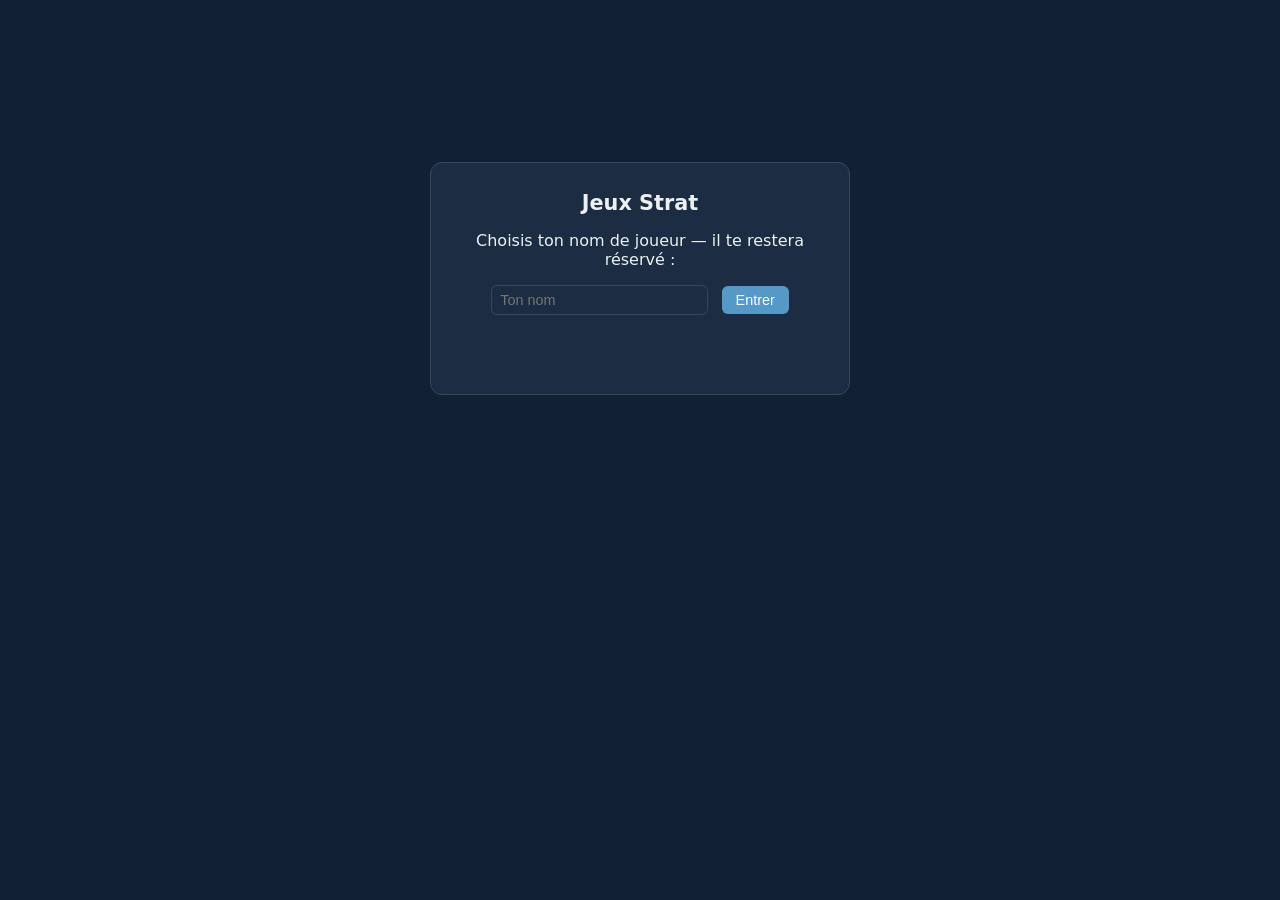
<file: client/index.html>
<!DOCTYPE html>
<html lang="fr">
<head>
<meta charset="utf-8">
<title>Jeux Strat</title>
<meta name="viewport" content="width=device-width, initial-scale=1">
<!-- ?v=... force le navigateur à reprendre les fichiers après une mise à jour -->
<link rel="stylesheet" href="style.css?v=30">
</head>
<body>

<!-- Écran 1 : identité (nom public + jeton conservé en localStorage) -->
<section id="ecran-identite" hidden>
  <div class="boite-centrale">
    <h1>Jeux Strat</h1>
    <p>Choisis ton nom de joueur — il te restera réservé&nbsp;:</p>
    <form id="form-identite">
      <input id="champ-nom" maxlength="24" required placeholder="Ton nom" autocomplete="off">
      <button>Entrer</button>
    </form>
    <p id="erreur-identite" class="erreur"></p>
  </div>
</section>

<!-- Écran 2 : lobby (parties ouvertes, nouvelle partie, sauvegardes) -->
<section id="ecran-lobby" hidden>
  <header>
    <h1>Jeux Strat</h1>
    <span id="lobby-nom" class="badge-nom"></span>
    <a class="bouton-lien secondaire" href="manuel.html?v=8" target="_blank" rel="noopener">📖 Règles</a>
  </header>
  <div class="colonnes">
    <div class="panneau">
      <h2>Parties ouvertes</h2>
      <ul id="liste-parties" class="liste"></ul>
      <button id="bouton-rafraichir" type="button">Rafraîchir</button>
    </div>
    <div class="panneau">
      <h2>Nouvelle partie</h2>
      <form id="form-nouvelle">
        <label>Carte
          <select id="champ-carte"></select>
        </label>
        <div id="zone-aleatoire">
          <label>Territoires
            <input type="number" id="champ-territoires" min="2" max="300" value="40">
          </label>
          <label>Continents
            <input type="number" id="champ-continents" min="1" max="50" value="4">
          </label>
          <p class="note-import">La carte est générée au moment de créer la partie :
          formes et tailles des territoires tirées au sort, agglomérés en
          continents autour de noyaux, comme dans l'éditeur de monde.</p>
        </div>
        <label>Joueurs
          <input type="number" id="champ-joueurs" min="2" max="10" value="4">
        </label>
        <label>… dont IA
          <input type="number" id="champ-ia" min="0" max="9" value="2">
        </label>
        <label>Mode
          <select id="champ-mode">
            <option value="normal">Normal</option>
            <option value="chaos">Chaos</option>
            <option value="gouvernement_mondial">Gouvernement mondial</option>
          </select>
        </label>
        <label class="ligne-case">
          <input type="checkbox" id="champ-tribus"> Mode tribus
        </label>
        <label class="ligne-case">
          <input type="checkbox" id="champ-simple"> Version simplifiée
        </label>
        <p class="note-import">Version simplifiée : uniquement le combat — pas d'achats,
        d'argent, de capitales, de nations, de religions ni de cités commerçantes.
        Restent les ressources +3 et +5, les territoires ONU et dorés, les ponts
        aléatoires, les forteresses et les expéditions maritimes.</p>
        <button id="bouton-creer" disabled>Créer la partie</button>
      </form>
      <h2>Importer une carte</h2>
      <p class="note-import">Un fichier de carte du jeu (<code>cartes_sauvegardees/*.json</code>).</p>
      <input type="file" id="champ-import-carte" accept=".json,application/json" hidden>
      <button id="bouton-importer-carte" type="button">Importer une carte…</button>
      <h2>Reprendre une sauvegarde</h2>
      <ul id="liste-sauvegardes" class="liste"></ul>
      <p id="erreur-lobby" class="erreur"></p>
    </div>
  </div>
</section>

<!-- Écran 3 : la partie (carte canvas + panneaux) -->
<section id="ecran-partie" hidden>
  <header>
    <button id="bouton-retour-lobby" type="button">&larr; Lobby</button>
    <span id="info-tour"></span>
    <span id="info-tresor"></span>
    <button id="bouton-sauvegarder" class="secondaire" type="button">💾 Sauvegarder</button>
    <button id="bouton-replay" class="secondaire" type="button">Replay</button>
    <a class="bouton-lien secondaire" href="manuel.html?v=8" target="_blank" rel="noopener">📖 Règles</a>
    <span id="info-connexion" class="badge-connexion"></span>
  </header>
  <div class="zone-partie">
    <div class="zone-carte">
      <div id="barre-replay" hidden>
        <button id="replay-pause" type="button">⏸ Pause</button>
        <input type="range" id="replay-position" min="0" max="0" value="0" step="1">
        <span id="replay-info"></span>
        <button id="replay-quitter" class="danger" type="button">Quitter (Échap)</button>
      </div>
      <div id="barre-actions" hidden>
        <button id="bouton-vue" class="secondaire" type="button"></button>
        <span id="indication-phase"></span>
        <button id="bouton-jouer-siege" hidden>Jouer ce siège</button>
        <button id="bouton-mode-ia" class="secondaire" hidden>Laisser l'IA jouer</button>
        <button id="bouton-fin-attaque" hidden>Terminer l'attaque</button>
        <button id="bouton-fin-achats" hidden>Terminer les achats</button>
        <button id="bouton-fin-tour" hidden>Fin de tour</button>
      </div>
      <canvas id="carte" width="1200" height="620"></canvas>
      <div id="message-flash" hidden></div>
      <div id="bandeau-victoire" hidden></div>
      <div id="annonce-palier" hidden></div>
      <div id="encart-evenements" hidden>
        <div class="boite-evenements">
          <h2 id="titre-encart"></h2>
          <ul id="liste-encart"></ul>
          <button id="bouton-encart" type="button">Compris — jouer (Entrée ou Échap)</button>
        </div>
      </div>
      <div id="encart-soumission" hidden>
        <div class="boite-evenements">
          <h2 id="titre-soumission"></h2>
          <ul id="liste-soumission"></ul>
          <div class="boutons-expedition">
            <button id="bouton-soumission-annexer" type="button">Annexer</button>
            <button id="bouton-soumission-soumettre" class="secondaire" type="button">Soumettre (tribut)</button>
          </div>
        </div>
      </div>
      <div id="encart-expedition" hidden>
        <div class="boite-evenements">
          <h2 id="titre-expedition"></h2>
          <ul id="liste-expedition"></ul>
          <div class="boutons-expedition">
            <button id="bouton-expedition-confirmer" type="button">Confirmer</button>
            <button id="bouton-expedition-annuler" class="secondaire" type="button">Annuler</button>
          </div>
        </div>
      </div>
    </div>
    <aside class="zone-panneaux">
      <div class="panneau" id="panneau-sieges">
        <h2>Joueurs</h2>
        <ul id="liste-sieges" class="liste"></ul>
        <div id="liste-spectateurs" class="spectateurs"></div>
      </div>
      <div class="panneau" id="panneau-boutique" hidden>
        <h2>Boutique</h2>
        <div id="boutons-boutique"></div>
        <div id="params-boutique"></div>
        <div id="consigne-boutique"></div>
      </div>
      <div class="panneau" id="panneau-empire">
        <h2>Mon empire</h2>
        <div id="detail-empire">Prends un siège pour voir ton bilan.</div>
      </div>
      <div class="panneau" id="panneau-objectif">
        <h2>Objectif en cours</h2>
        <div id="objectif-victoire"></div>
      </div>
      <div class="panneau" id="panneau-situation">
        <h2>Situation générale</h2>
        <div id="tableau-situation"></div>
        <h3 class="titre-menaces">Course à la victoire</h3>
        <div id="menaces-victoire"></div>
      </div>
      <div class="panneau" id="panneau-territoire">
        <h2>Territoire</h2>
        <div id="detail-territoire">Clique un territoire sur la carte.</div>
      </div>
      <div class="panneau" id="panneau-evenements">
        <h2>Événements majeurs</h2>
        <div id="liste-evenements">Rien à signaler pour l'instant.</div>
      </div>
      <div class="panneau panneau-chat" id="panneau-chat">
        <h2>Discussion</h2>
        <div id="messages-chat"></div>
        <form id="form-chat">
          <input id="champ-chat" maxlength="500" placeholder="Message…" autocomplete="off">
          <button>Envoyer</button>
        </form>
      </div>
      <div class="panneau panneau-journal" id="panneau-journal">
        <h2>Journal</h2>
        <div id="journal"></div>
      </div>
    </aside>
  </div>
</section>

<script src="generation.js?v=1"></script>
<script src="app.js?v=50"></script>
</body>
</html>
</file>
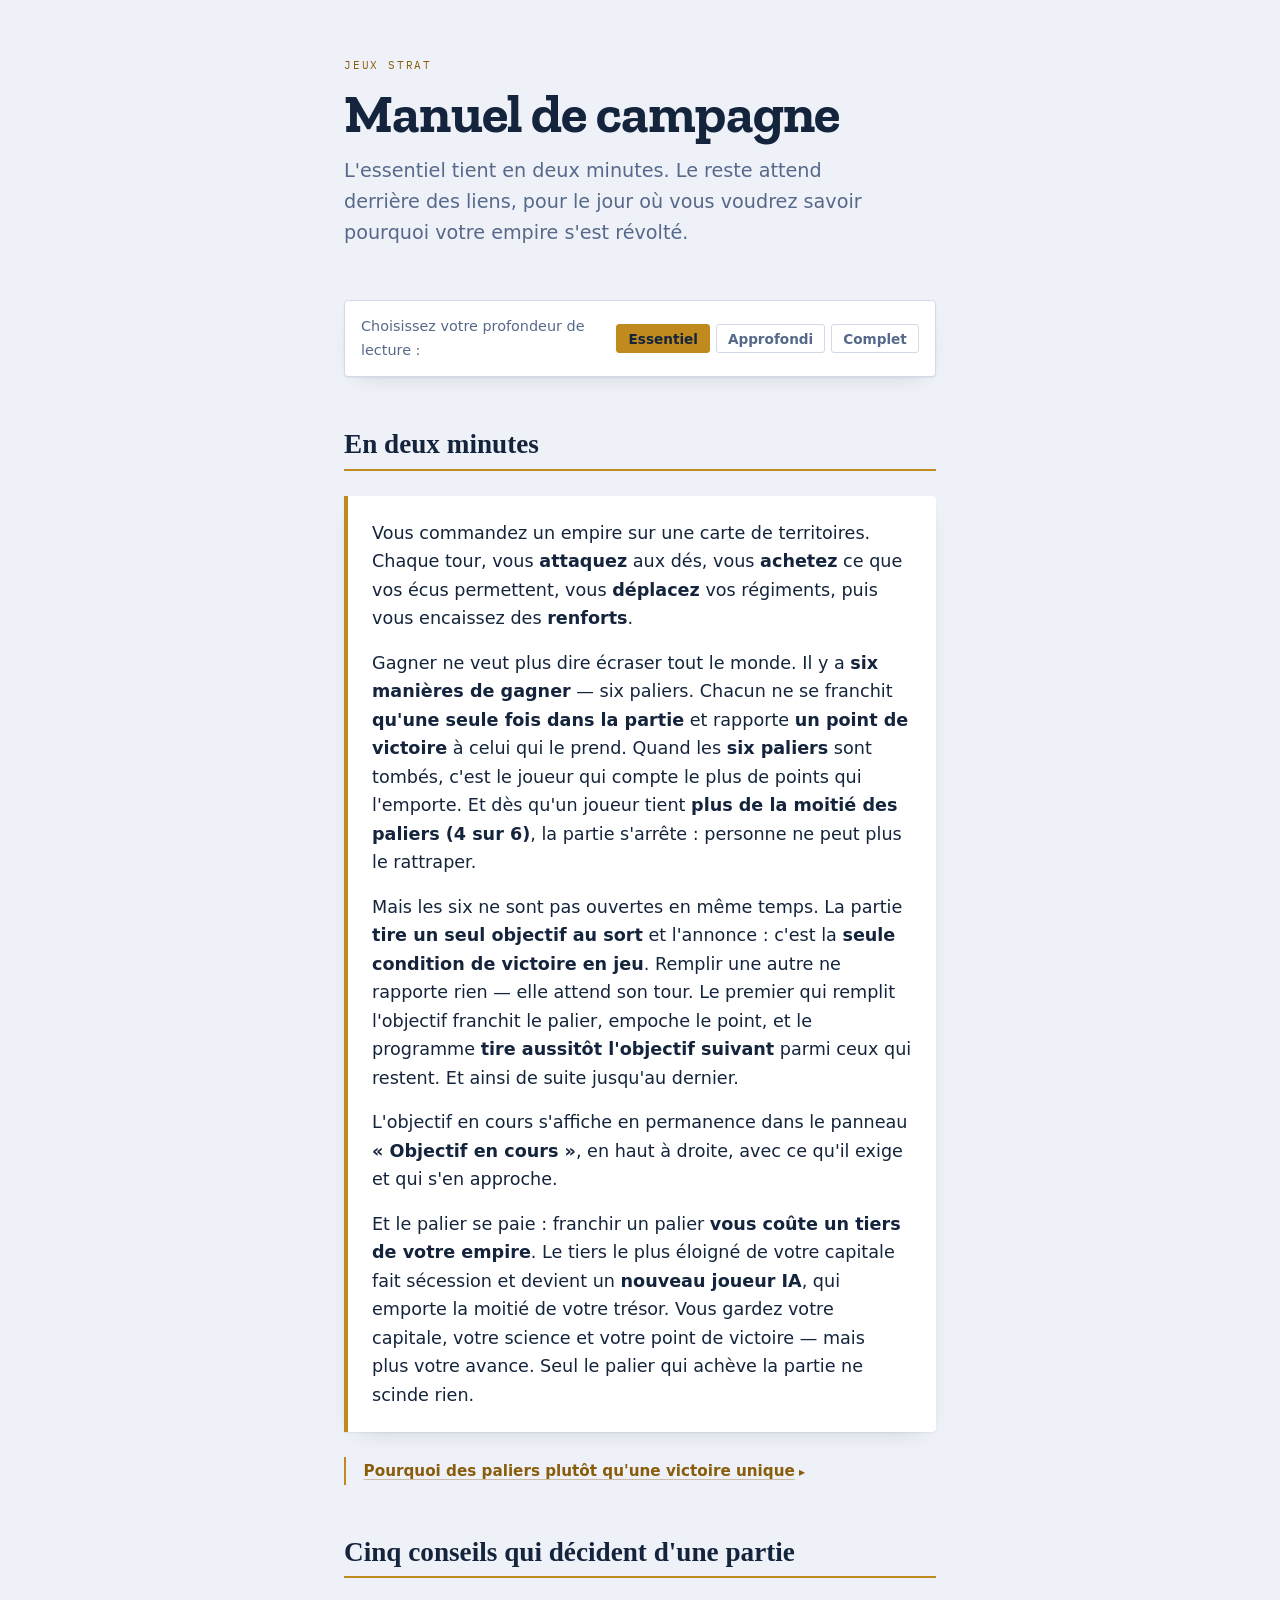
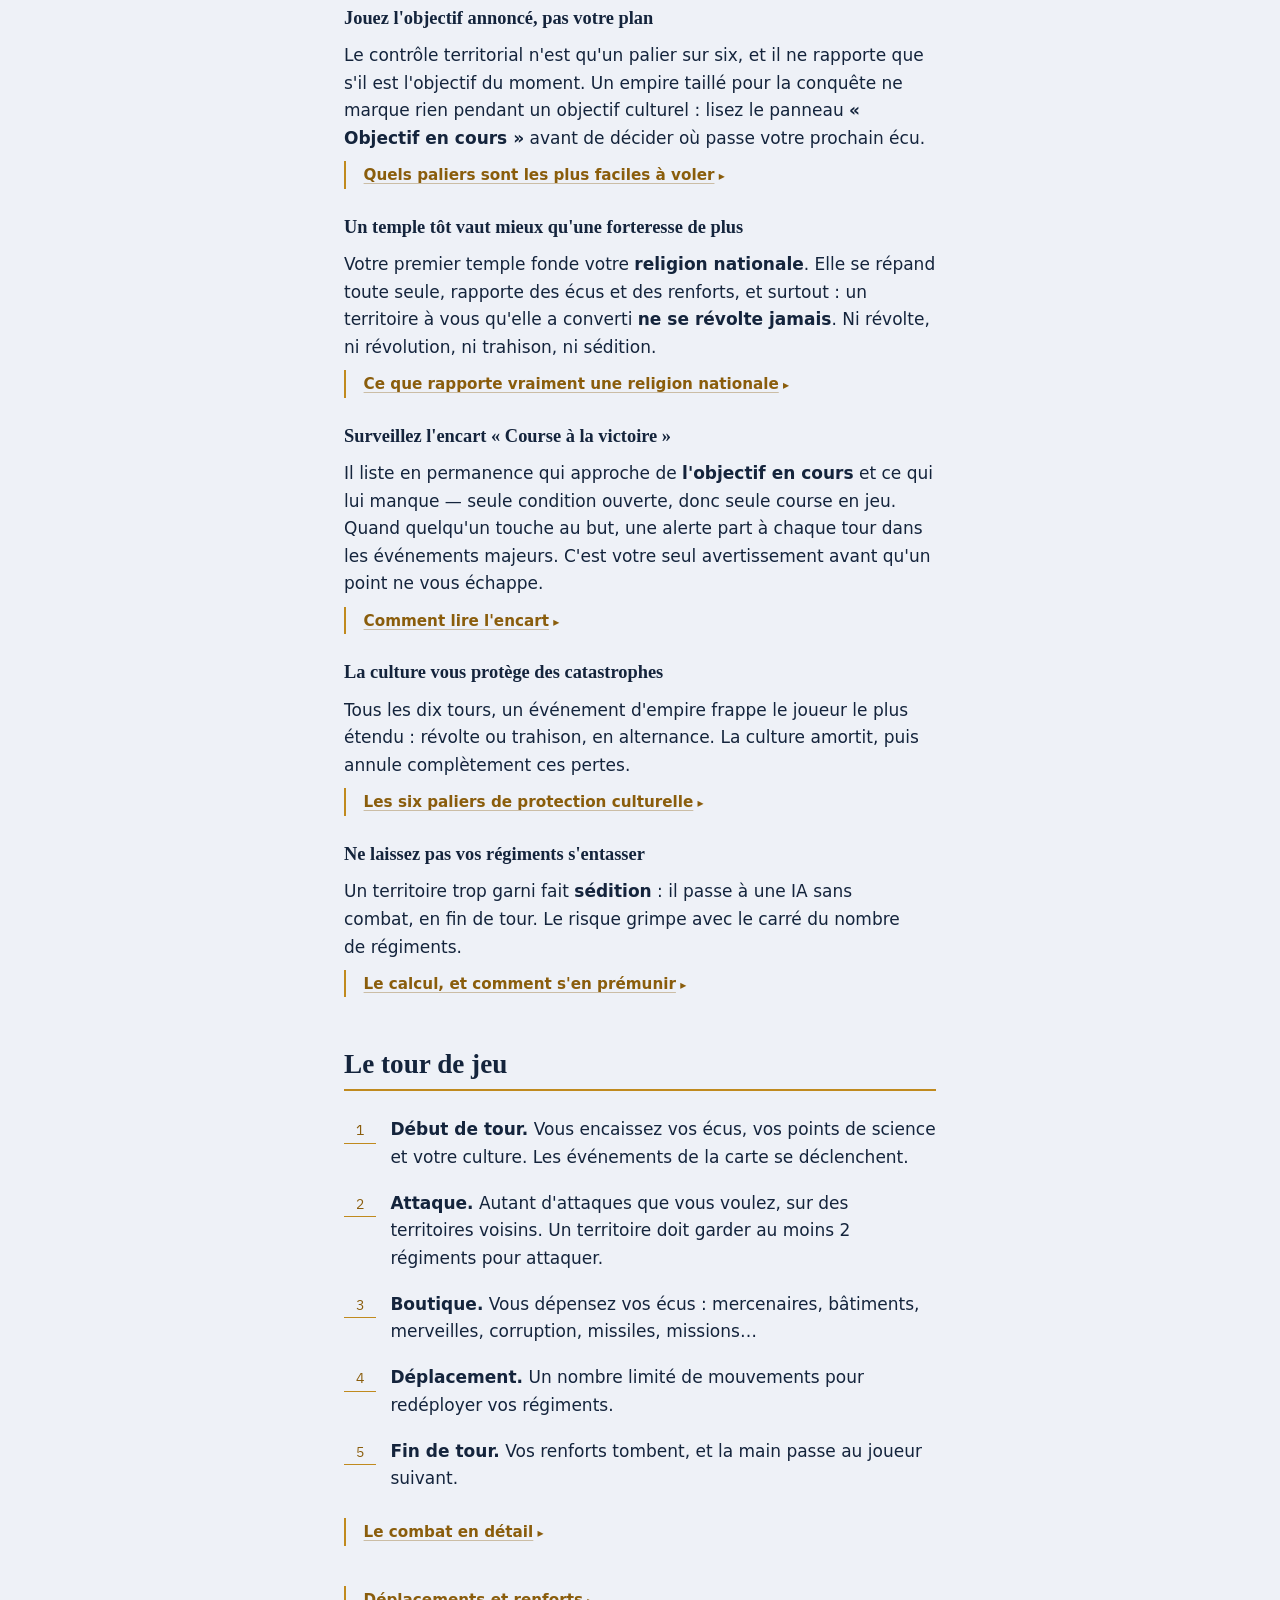
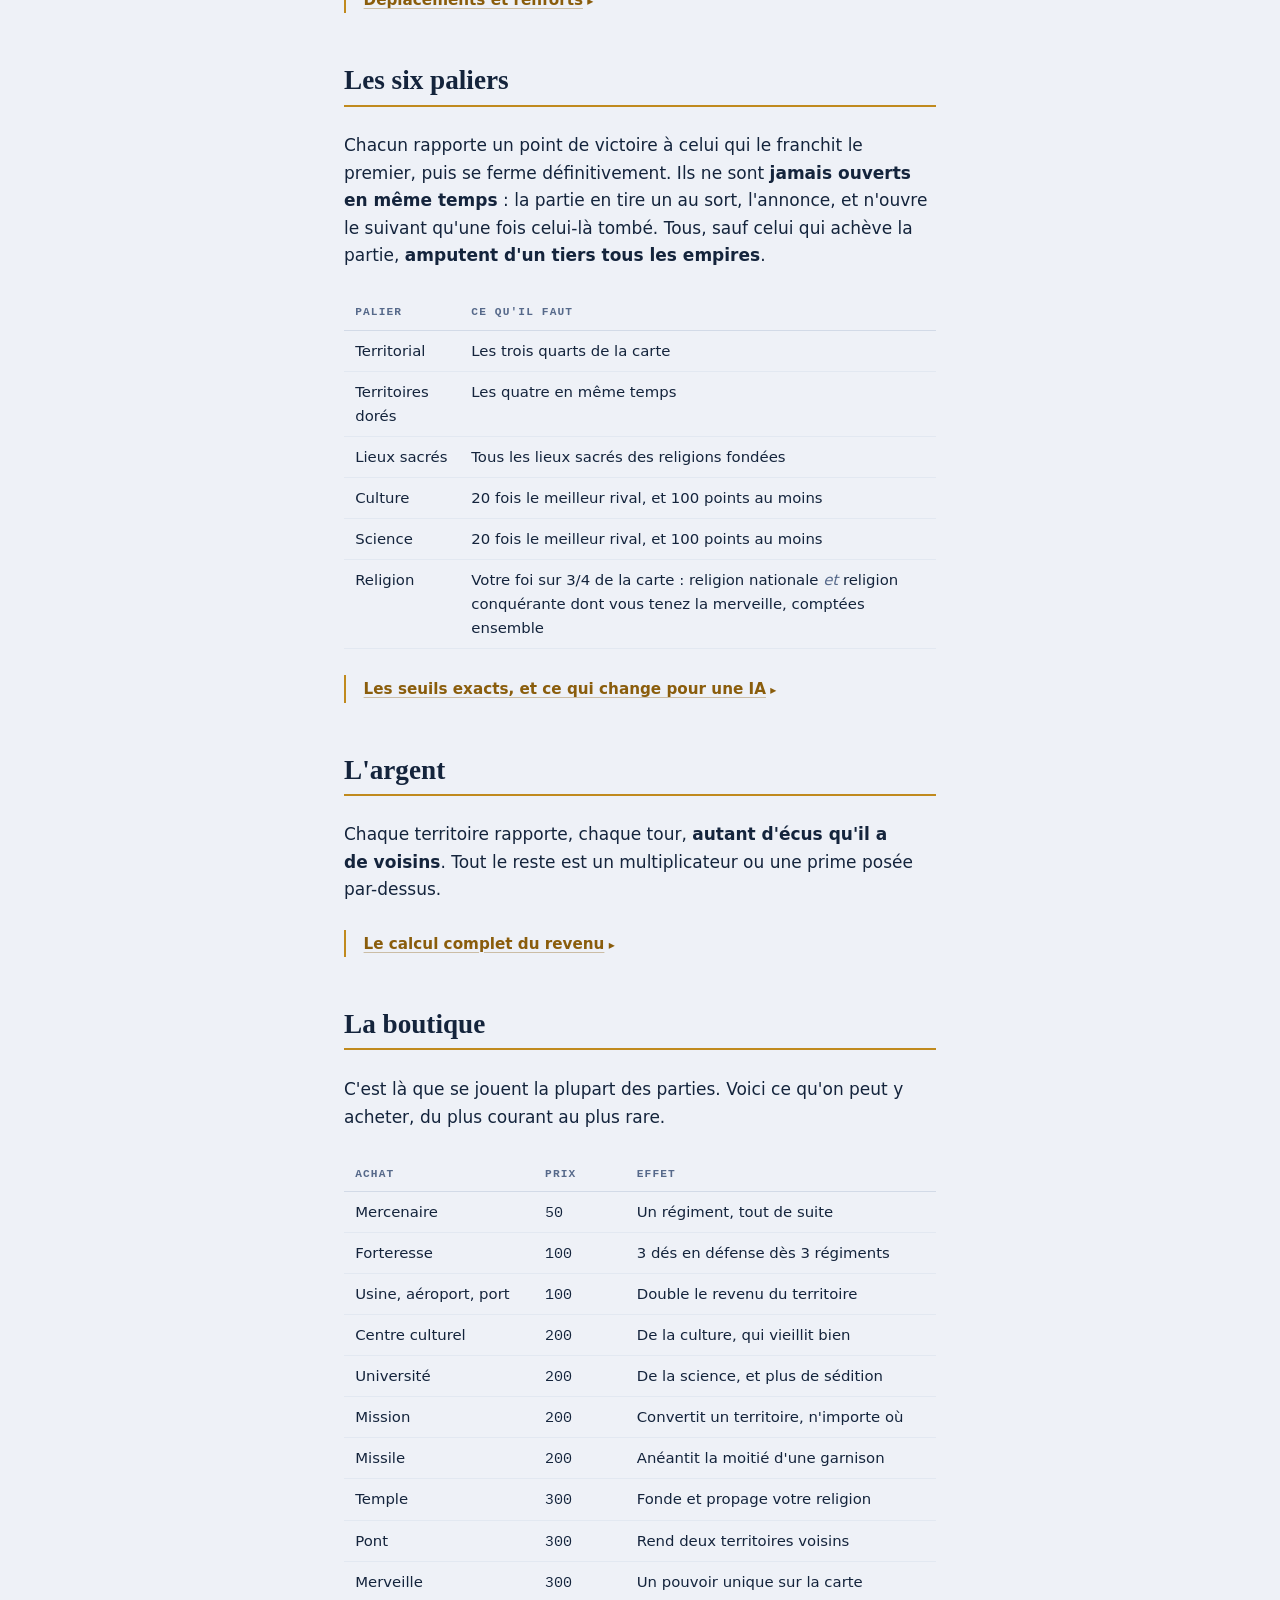
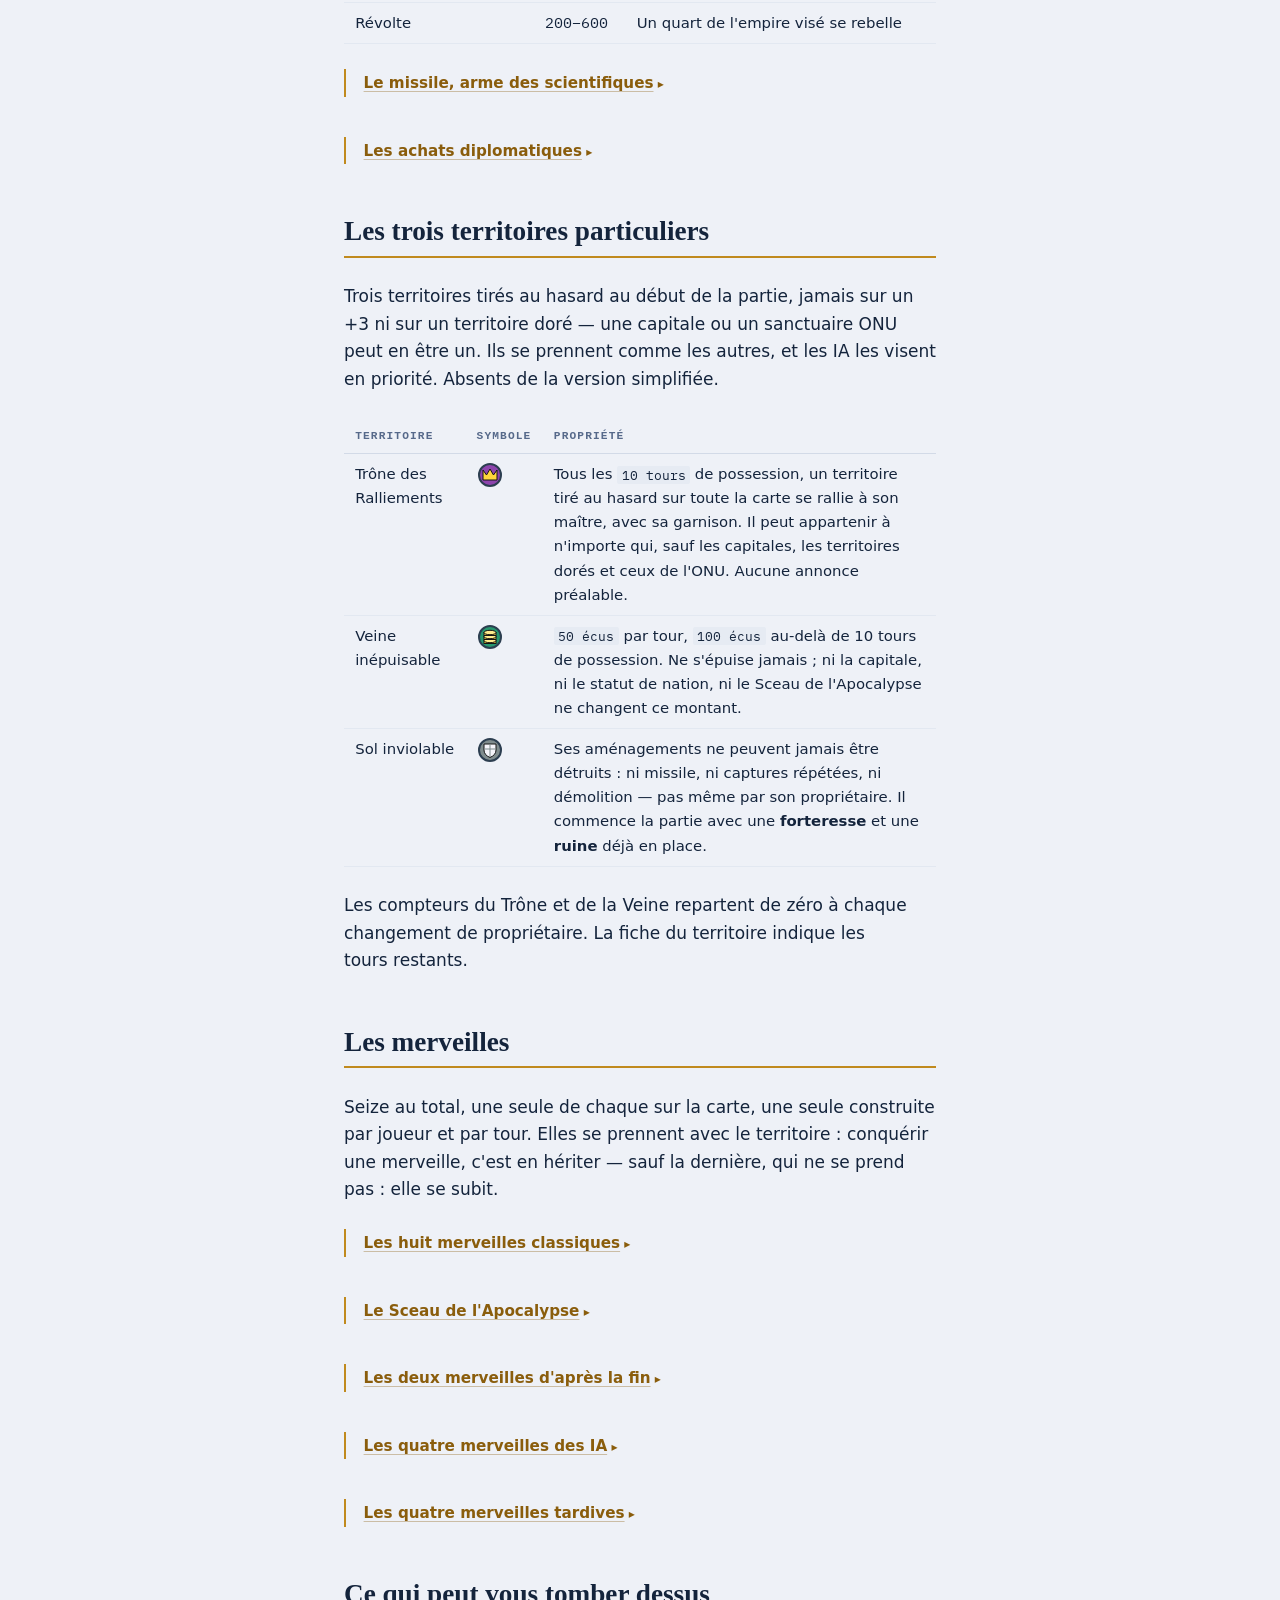
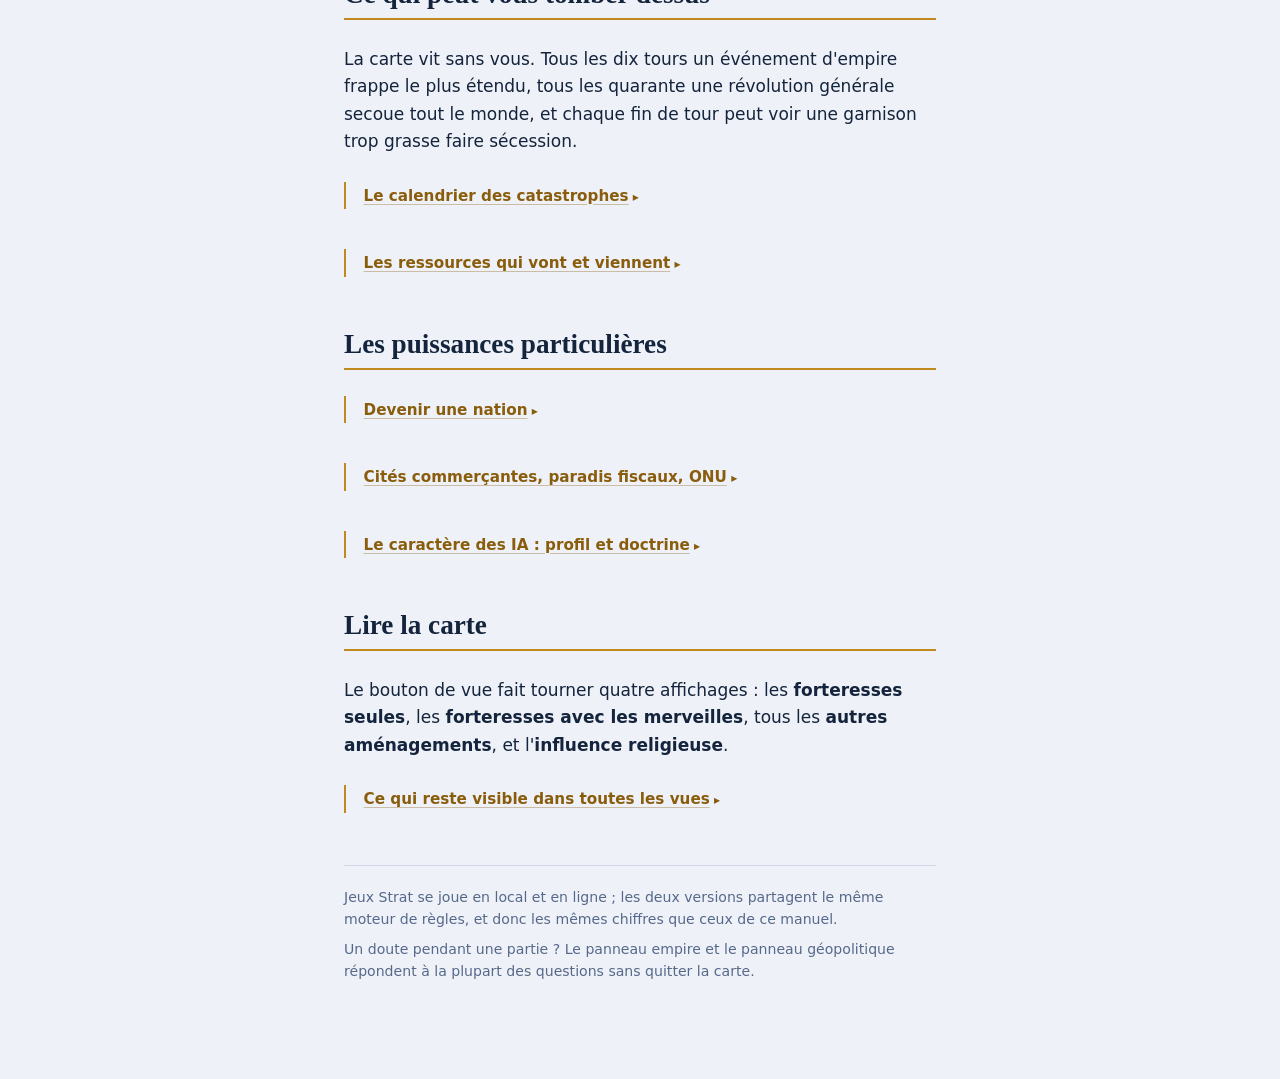
<file: Manuel du jeu.html>
<!DOCTYPE html>
<html lang="fr">
<head>
<meta charset="utf-8">
<title>Manuel de Jeux Strat</title>
<!--
  Le manuel lui-meme vit dans client/manuel.html : c'est le fichier que le
  serveur envoie aux joueurs en ligne, et il ne doit exister qu'en un seul
  exemplaire pour ne pas se contredire. Ce petit fichier n'est qu'une porte
  d'entree : un double-clic ici ouvre le manuel dans le navigateur.
-->
<meta http-equiv="refresh" content="0; url=client/manuel.html">
<style>
  body {
    margin: 0;
    min-height: 100vh;
    display: grid;
    place-items: center;
    background: rgb(21, 36, 58);
    color: rgb(236, 240, 241);
    font-family: "Segoe UI", system-ui, sans-serif;
  }
  a { color: rgb(244, 208, 63); }
</style>
</head>
<body>
  <p>Ouverture du manuel… <a href="client/manuel.html">Cliquez ici s'il ne s'ouvre pas.</a></p>
</body>
</html>
</file>
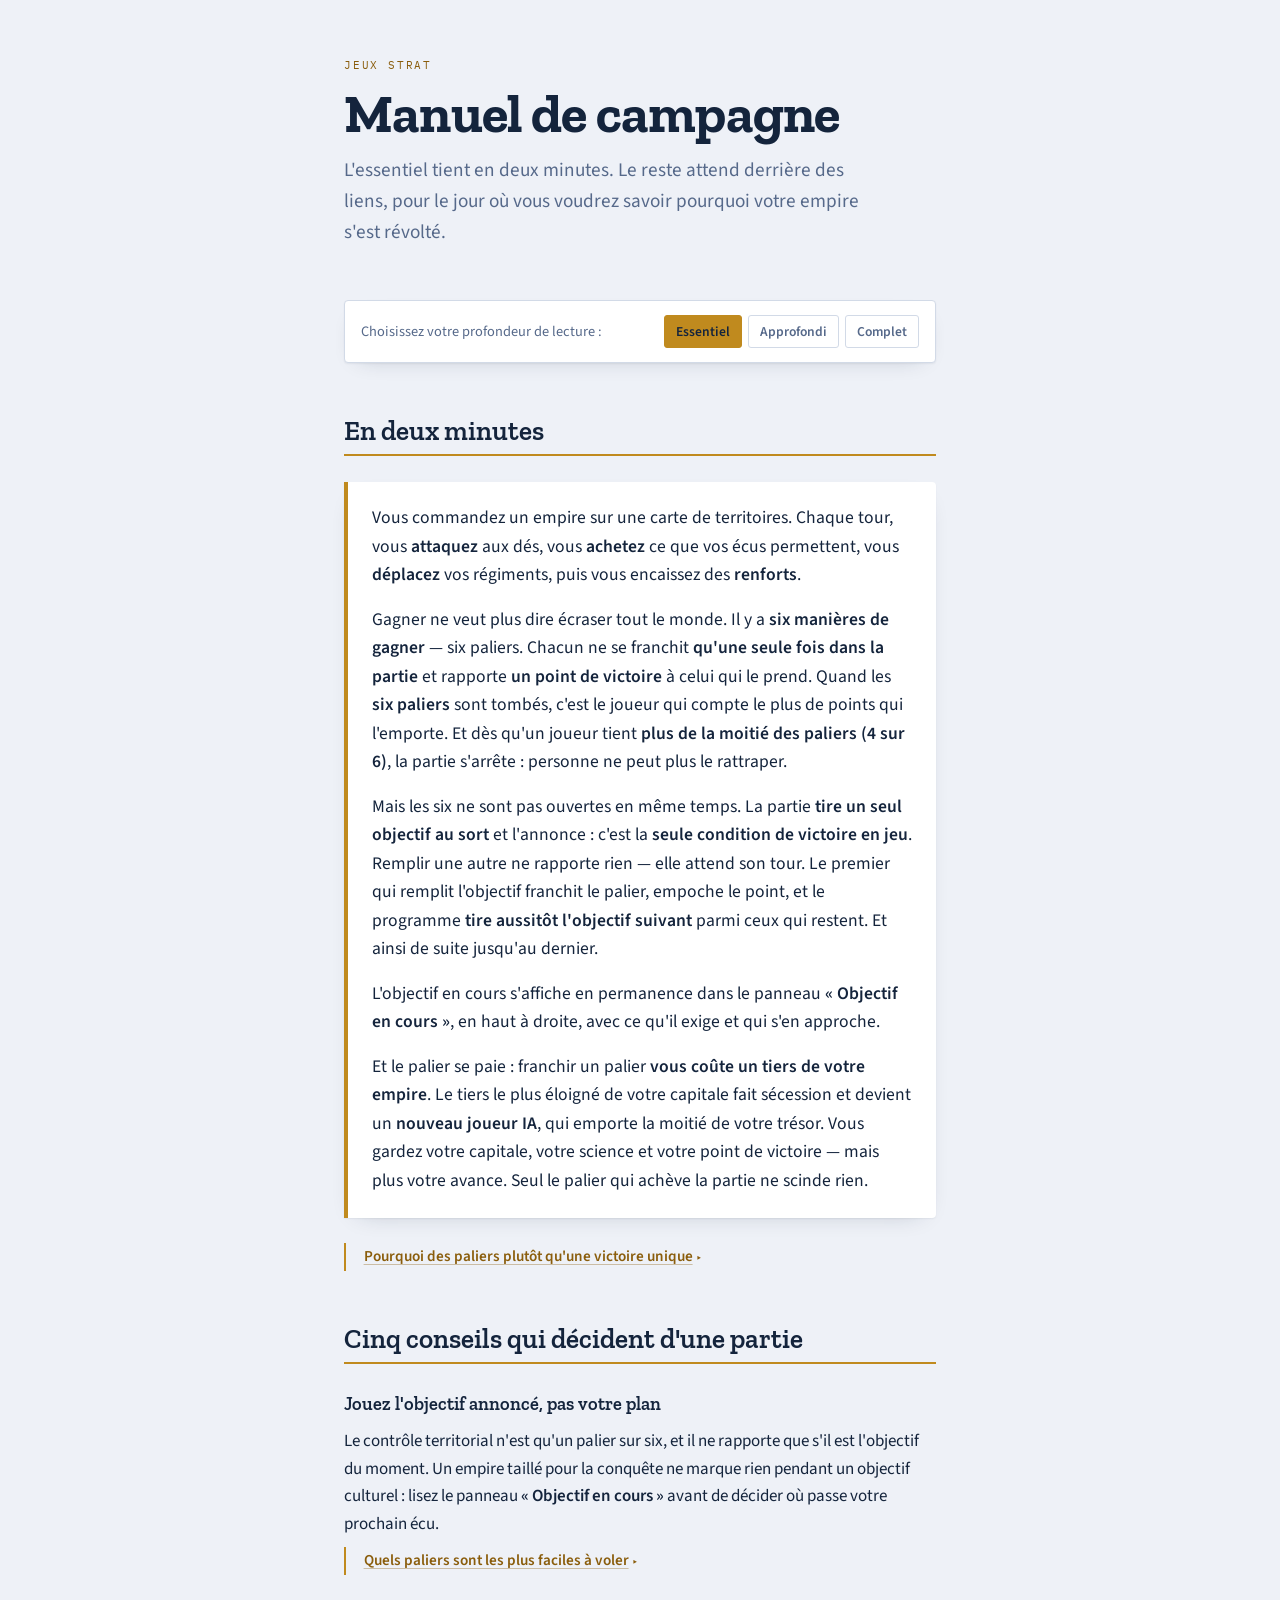
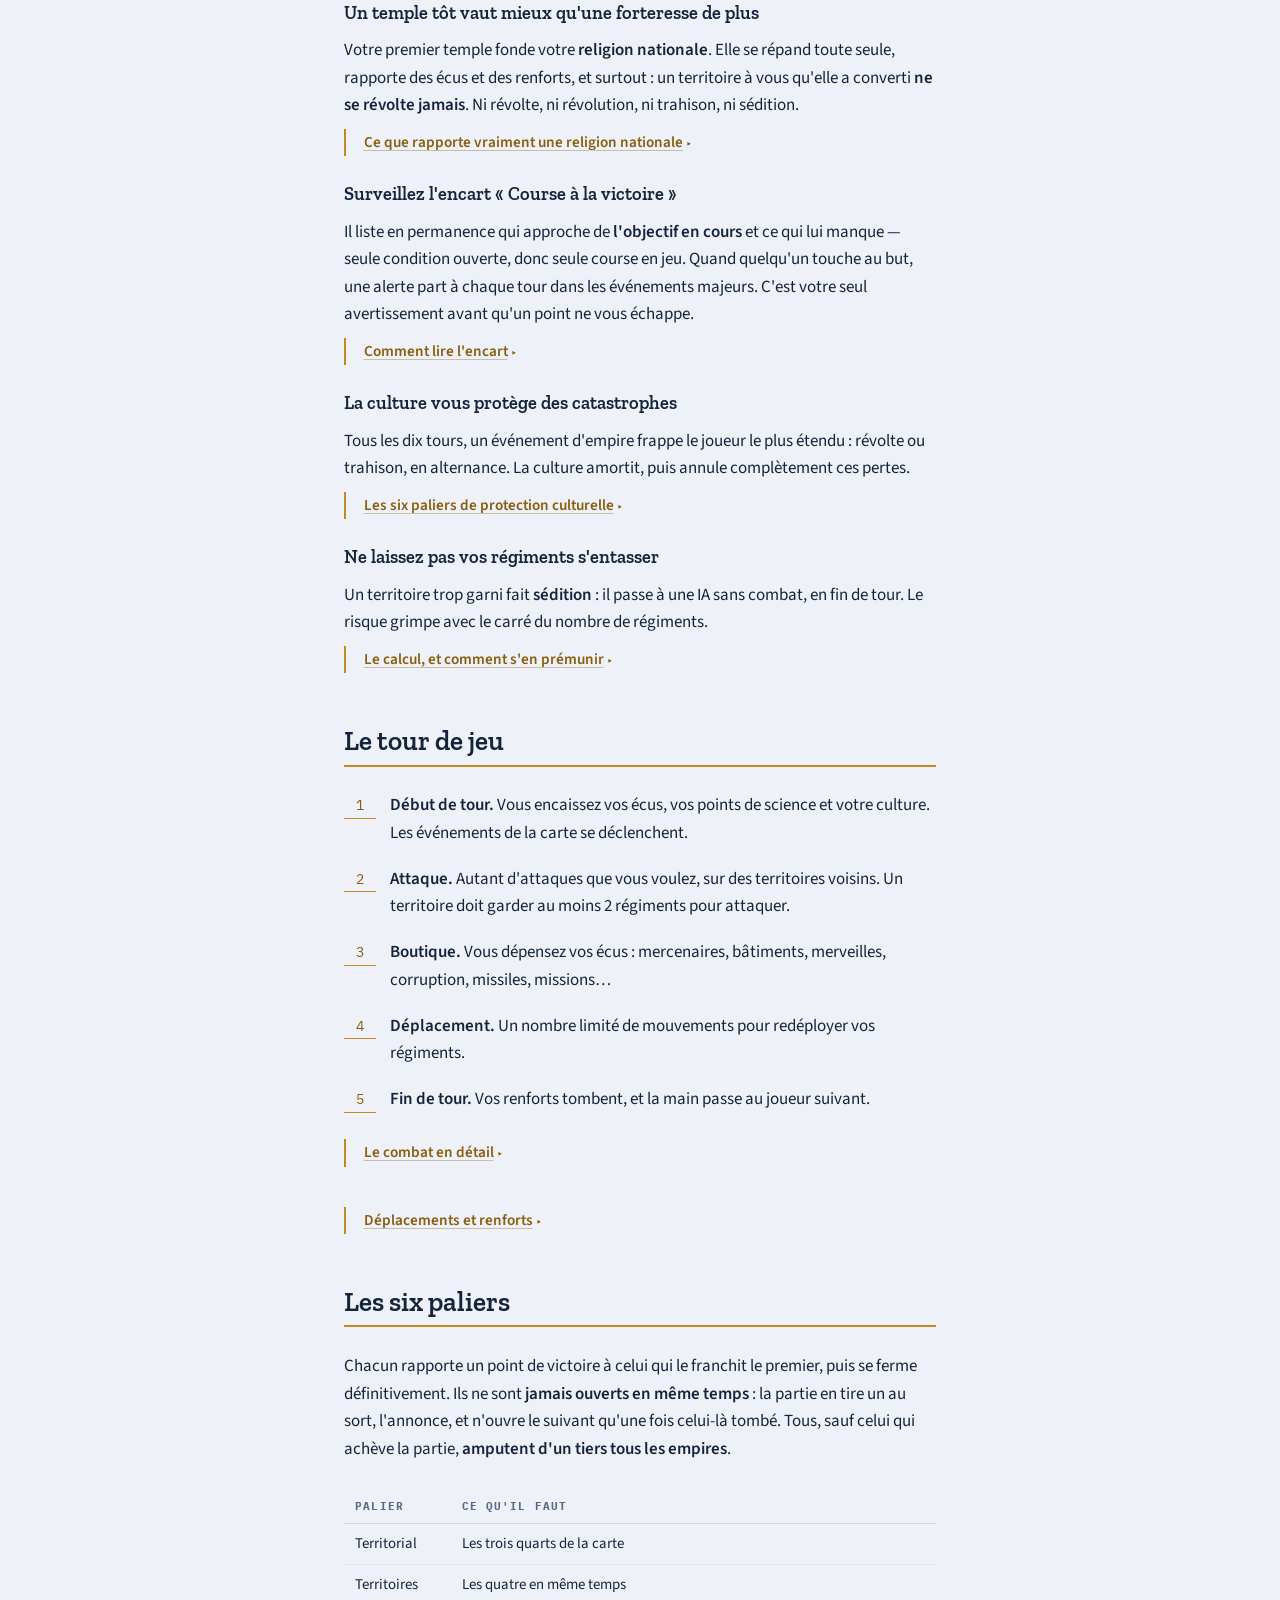
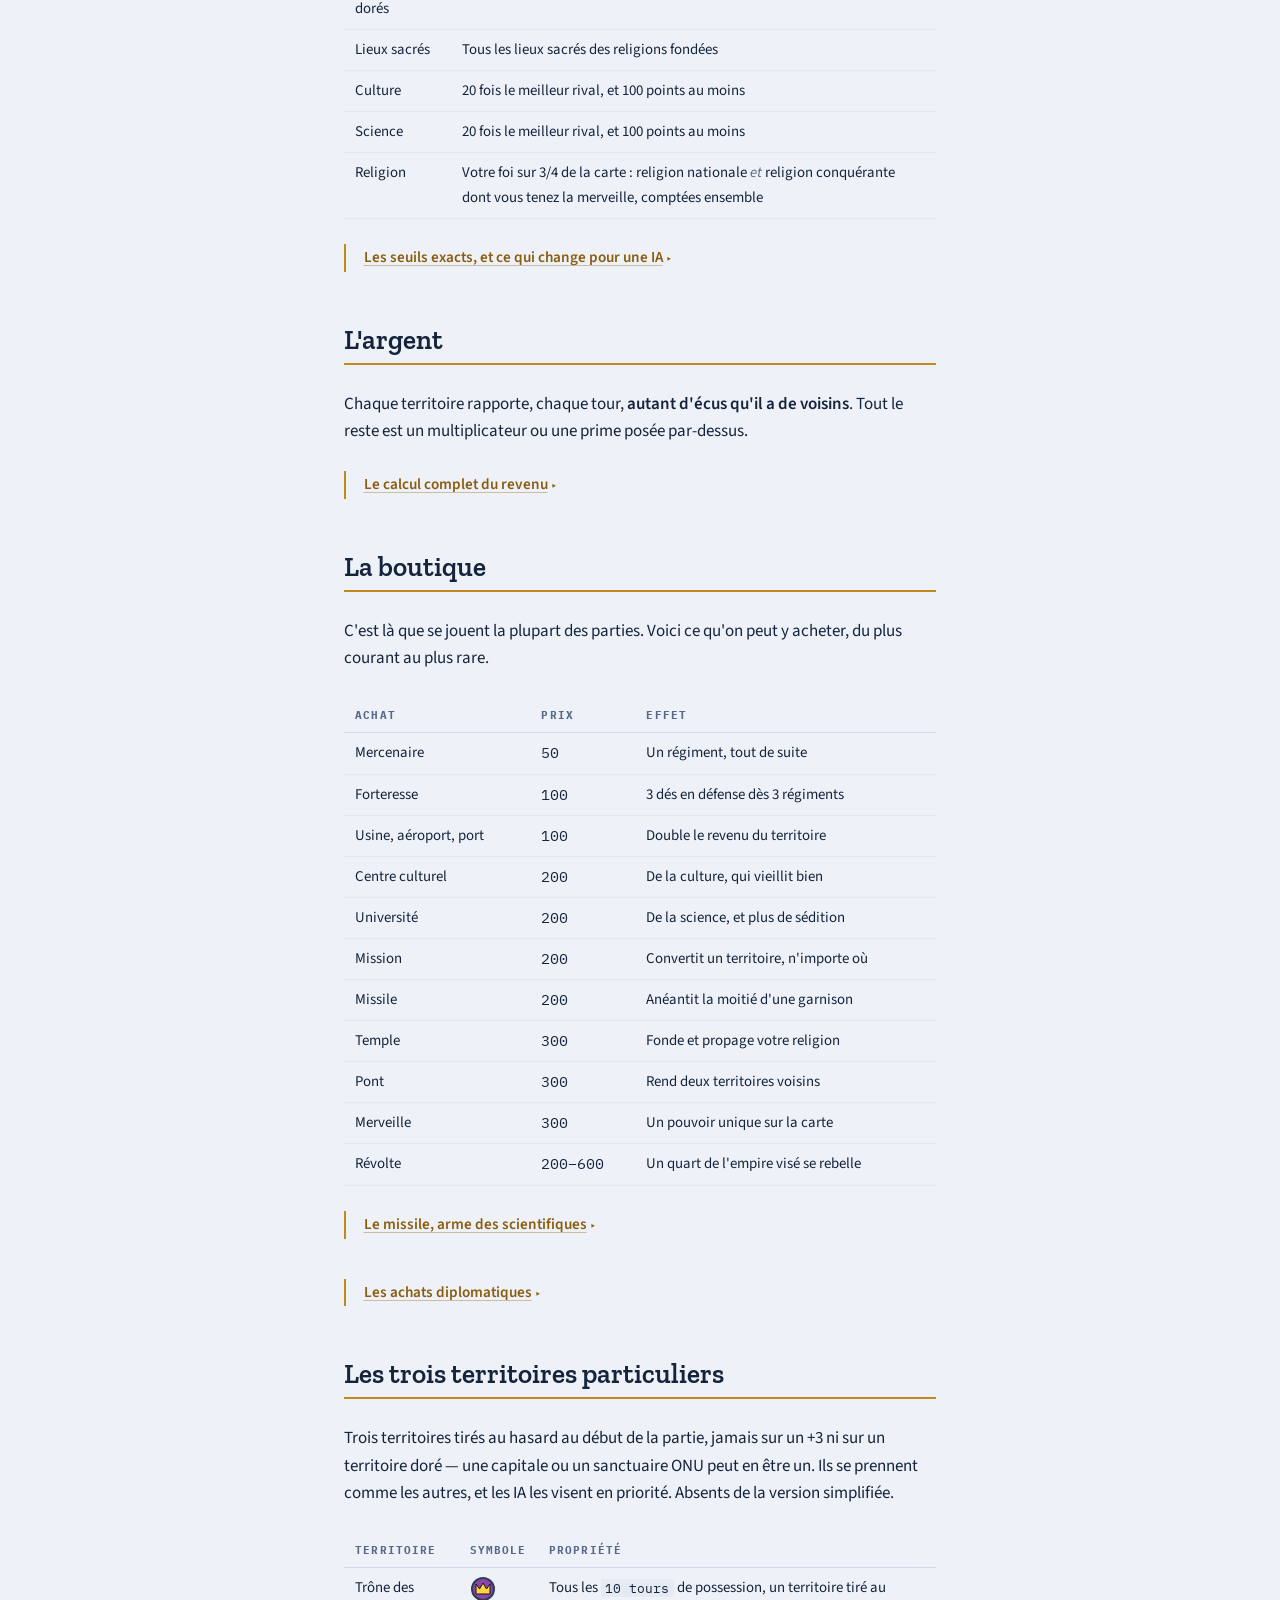
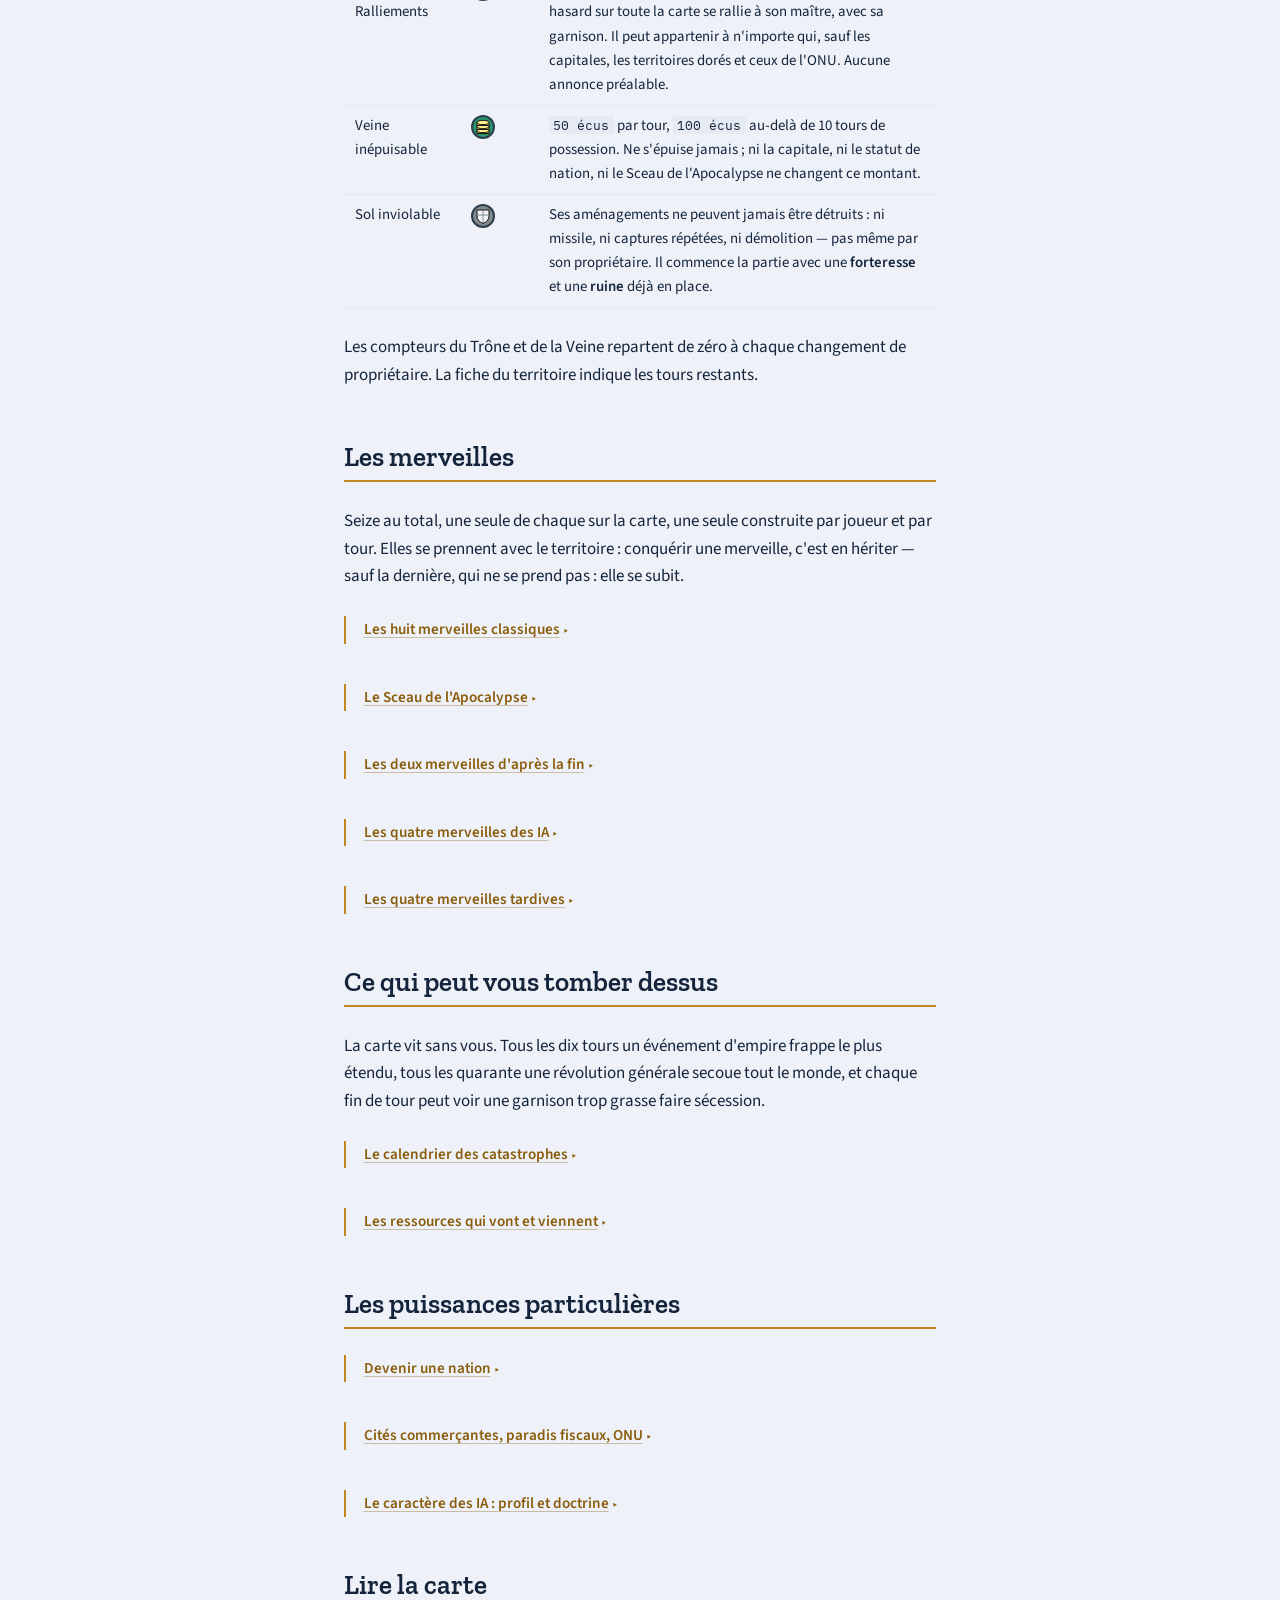
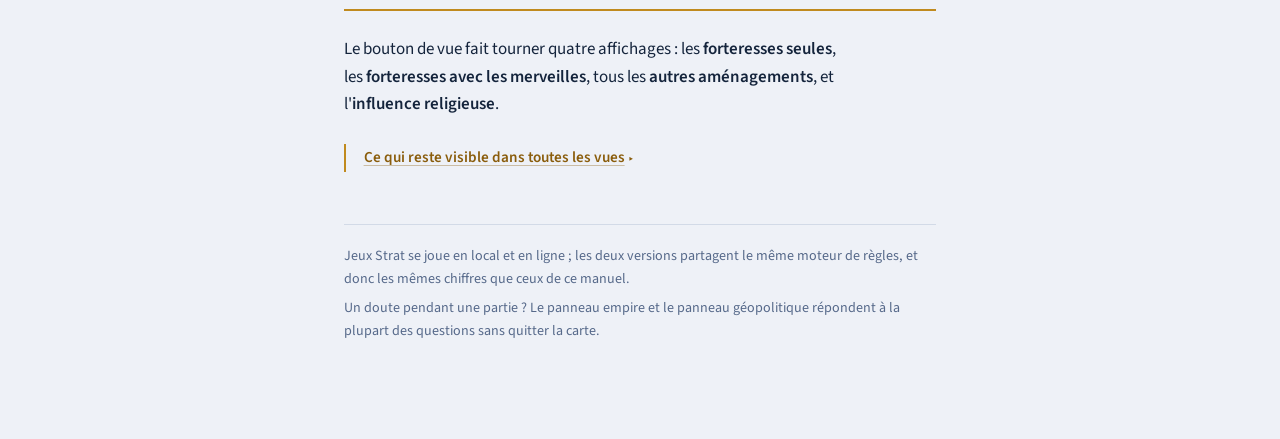
<file: client/manuel.html>
<!DOCTYPE html>
<html lang="fr">
<head>
<meta charset="utf-8">
<title>Manuel de Jeux Strat</title>
<meta name="viewport" content="width=device-width, initial-scale=1">
<meta name="description" content="Mode d'emploi de Jeux Strat : l'essentiel d'abord, les details a deplier.">
<link rel="preconnect" href="https://fonts.googleapis.com">
<link rel="preconnect" href="https://fonts.gstatic.com" crossorigin>
<link rel="stylesheet" href="https://fonts.googleapis.com/css2?family=IBM+Plex+Mono:wght@500&family=Source+Sans+3:ital,wght@0,400;0,600;1,400&family=Zilla+Slab:wght@500;600;700&display=swap">
<style>
  :root {
    --fond: #eef1f7;
    --surface: #ffffff;
    --surface-creuse: #e6ebf3;
    --encre: #14243c;
    --encre-douce: #56698a;
    --laiton: #8a5d0c;
    --laiton-vif: #c08a1e;
    --alerte: #9d3125;
    --filet: #d2dae7;
    --filet-fin: #e2e8f1;
    --ombre: 0 1px 2px rgba(20, 36, 60, .06), 0 8px 24px -16px rgba(20, 36, 60, .3);

    --pas: 1.6rem;
    --colonne: 40rem;

    --display: "Zilla Slab", Georgia, "Times New Roman", serif;
    --texte: "Source Sans 3", "Segoe UI", system-ui, sans-serif;
    --data: "IBM Plex Mono", "Consolas", monospace;
  }

  @media (prefers-color-scheme: dark) {
    :root:not([data-theme="light"]) {
      --fond: #0b1422;
      --surface: #16243a;
      --surface-creuse: #101d31;
      --encre: #e3eaf6;
      --encre-douce: #8ca0be;
      --laiton: #efc463;
      --laiton-vif: #d5a33c;
      --alerte: #f0907f;
      --filet: #263854;
      --filet-fin: #1e2e46;
      --ombre: 0 1px 2px rgba(0, 0, 0, .4), 0 10px 30px -18px rgba(0, 0, 0, .8);
    }
  }

  :root[data-theme="dark"] {
    --fond: #0b1422;
    --surface: #16243a;
    --surface-creuse: #101d31;
    --encre: #e3eaf6;
    --encre-douce: #8ca0be;
    --laiton: #efc463;
    --laiton-vif: #d5a33c;
    --alerte: #f0907f;
    --filet: #263854;
    --filet-fin: #1e2e46;
    --ombre: 0 1px 2px rgba(0, 0, 0, .4), 0 10px 30px -18px rgba(0, 0, 0, .8);
  }

  * { box-sizing: border-box; }

  body {
    margin: 0;
    background: var(--fond);
    color: var(--encre);
    font-family: var(--texte);
    font-size: 1.0625rem;
    line-height: 1.62;
    -webkit-font-smoothing: antialiased;
  }

  .page {
    max-width: var(--colonne);
    margin: 0 auto;
    padding: 3.5rem 1.5rem 6rem;
    display: flex;
    flex-direction: column;
    gap: 3.25rem;
  }

  /* ---------- En-tete ---------- */

  .entete { display: flex; flex-direction: column; gap: .75rem; }

  .surtitre {
    font-family: var(--data);
    font-size: .7rem;
    letter-spacing: .16em;
    text-transform: uppercase;
    color: var(--laiton);
  }

  h1 {
    font-family: var(--display);
    font-weight: 700;
    font-size: clamp(2.4rem, 7vw, 3.4rem);
    line-height: 1.04;
    letter-spacing: -.015em;
    margin: 0;
    text-wrap: balance;
  }

  .chapo {
    margin: 0;
    font-size: 1.2rem;
    color: var(--encre-douce);
    max-width: 34rem;
    text-wrap: pretty;
  }

  /* ---------- Reglage de profondeur ---------- */

  .profondeur {
    display: flex;
    flex-wrap: wrap;
    align-items: center;
    gap: .5rem .75rem;
    padding: .9rem 1rem;
    background: var(--surface);
    border: 1px solid var(--filet);
    border-radius: 4px;
    box-shadow: var(--ombre);
  }

  .profondeur p {
    margin: 0;
    flex: 1 1 12rem;
    font-size: .9rem;
    color: var(--encre-douce);
  }

  .boutons { display: flex; gap: .35rem; }

  .boutons button {
    font-family: var(--texte);
    font-size: .85rem;
    font-weight: 600;
    color: var(--encre-douce);
    background: transparent;
    border: 1px solid var(--filet);
    border-radius: 3px;
    padding: .35rem .7rem;
    cursor: pointer;
    transition: background .15s, color .15s, border-color .15s;
  }

  .boutons button:hover { color: var(--encre); border-color: var(--laiton-vif); }

  .boutons button[aria-pressed="true"] {
    background: var(--laiton-vif);
    border-color: var(--laiton-vif);
    color: #14243c;
  }

  :focus-visible {
    outline: 2px solid var(--laiton-vif);
    outline-offset: 2px;
  }

  /* ---------- Sections ---------- */

  section { display: flex; flex-direction: column; gap: var(--pas); }

  h2 {
    font-family: var(--display);
    font-weight: 600;
    font-size: 1.7rem;
    line-height: 1.15;
    margin: 0;
    padding-bottom: .5rem;
    border-bottom: 2px solid var(--laiton-vif);
    text-wrap: balance;
  }

  h3 {
    font-family: var(--display);
    font-weight: 600;
    font-size: 1.15rem;
    margin: 0;
    text-wrap: balance;
  }

  p { margin: 0; text-wrap: pretty; }

  strong { font-weight: 600; }

  em { color: var(--encre-douce); }

  /* ---------- L'essentiel, en exergue ---------- */

  .exergue {
    background: var(--surface);
    border-left: 4px solid var(--laiton-vif);
    border-radius: 0 4px 4px 0;
    padding: 1.4rem 1.5rem;
    display: flex;
    flex-direction: column;
    gap: 1rem;
    box-shadow: var(--ombre);
  }

  .exergue p { font-size: 1.1rem; }

  /* ---------- Conseils ---------- */

  .conseils { display: flex; flex-direction: column; gap: 1.5rem; }

  .conseil { display: flex; flex-direction: column; gap: .55rem; }

  .conseil h3 { color: var(--encre); }

  /* ---------- Sequence du tour ---------- */

  ol.etapes {
    list-style: none;
    counter-reset: etape;
    margin: 0;
    padding: 0;
    display: flex;
    flex-direction: column;
    gap: 1.15rem;
  }

  ol.etapes > li {
    counter-increment: etape;
    display: grid;
    grid-template-columns: 2rem 1fr;
    gap: .9rem;
    align-items: baseline;
  }

  ol.etapes > li::before {
    content: counter(etape);
    font-family: var(--data);
    font-size: .85rem;
    color: var(--laiton);
    border-bottom: 1px solid var(--laiton-vif);
    padding-bottom: .1rem;
    text-align: center;
  }

  ol.etapes .titre-etape { font-weight: 600; }

  /* ---------- Listes ---------- */

  ul.puces {
    margin: 0;
    padding-left: 1.1rem;
    display: flex;
    flex-direction: column;
    gap: .45rem;
  }

  ul.puces li::marker { color: var(--laiton-vif); }

  /* ---------- Valeurs chiffrees ---------- */

  .valeur {
    font-family: var(--data);
    font-size: .86em;
    font-variant-numeric: tabular-nums;
    background: var(--surface-creuse);
    border-radius: 2px;
    padding: .05em .35em;
    white-space: nowrap;
  }

  /* ---------- Tableaux ---------- */

  .tableau { overflow-x: auto; }

  table {
    border-collapse: collapse;
    width: 100%;
    font-size: .93rem;
  }

  th, td {
    text-align: left;
    padding: .5rem .7rem;
    border-bottom: 1px solid var(--filet-fin);
    vertical-align: top;
  }

  th {
    font-family: var(--data);
    font-size: .7rem;
    letter-spacing: .1em;
    text-transform: uppercase;
    color: var(--encre-douce);
    border-bottom: 1px solid var(--filet);
    white-space: nowrap;
  }

  td.nombre {
    font-family: var(--data);
    font-variant-numeric: tabular-nums;
    white-space: nowrap;
  }

  /* ---------- Les deux niveaux d'approfondissement ---------- */

  details {
    border-left: 2px solid var(--laiton-vif);
    padding-left: 1.1rem;
  }

  details + details { margin-top: .9rem; }

  details > summary {
    font-family: var(--texte);
    font-weight: 600;
    font-size: .95rem;
    color: var(--laiton);
    cursor: pointer;
    list-style: none;
    /* En ligne, et non en flex : le soulignement du lien s'arreterait sinon
       sous la fleche et sous l'espace qui l'en separe. */
    display: inline;
    text-decoration: underline;
    text-decoration-color: color-mix(in srgb, var(--laiton) 35%, transparent);
    text-underline-offset: .2em;
  }

  details > summary::-webkit-details-marker { display: none; }

  details > summary::after {
    content: "▸";
    font-size: .8em;
    display: inline-block;
    margin-left: .35em;
    text-decoration: none;
    transition: transform .18s ease;
  }

  details[open] > summary::after { transform: rotate(90deg); }

  details > summary:hover { text-decoration-color: var(--laiton); }

  details > .corps {
    display: flex;
    flex-direction: column;
    gap: 1rem;
    padding: .9rem 0 .4rem;
  }

  /* Le troisieme niveau : plus etroit, plus pale, plus petit. */
  details details {
    border-left-width: 1px;
    border-left-color: var(--filet);
    padding-left: .95rem;
  }

  details details > summary {
    font-weight: 400;
    font-size: .88rem;
    color: var(--encre-douce);
    text-decoration-color: color-mix(in srgb, var(--encre-douce) 40%, transparent);
  }

  details details > summary:hover { color: var(--encre); }

  details details > .corps { font-size: .95rem; }

  @media (prefers-reduced-motion: reduce) {
    * { transition: none !important; }
  }

  /* ---------- Pied ---------- */

  footer {
    border-top: 1px solid var(--filet);
    padding-top: 1.25rem;
    font-size: .88rem;
    color: var(--encre-douce);
    display: flex;
    flex-direction: column;
    gap: .4rem;
  }
</style>
</head>
<body>
<div class="page">

  <header class="entete">
    <span class="surtitre">Jeux Strat</span>
    <h1>Manuel de campagne</h1>
    <p class="chapo">
      L'essentiel tient en deux minutes. Le reste attend derrière des liens,
      pour le jour où vous voudrez savoir pourquoi votre empire s'est révolté.
    </p>
  </header>

  <div class="profondeur">
    <p>Choisissez votre profondeur de lecture :</p>
    <div class="boutons" role="group" aria-label="Profondeur de lecture">
      <button type="button" data-niveau="1" aria-pressed="true">Essentiel</button>
      <button type="button" data-niveau="2" aria-pressed="false">Approfondi</button>
      <button type="button" data-niveau="3" aria-pressed="false">Complet</button>
    </div>
  </div>

  <!-- ================================================================ -->
  <section>
    <h2>En deux minutes</h2>

    <div class="exergue">
      <p>
        Vous commandez un empire sur une carte de territoires. Chaque tour,
        vous <strong>attaquez</strong> aux dés, vous <strong>achetez</strong>
        ce que vos écus permettent, vous <strong>déplacez</strong> vos
        régiments, puis vous encaissez des <strong>renforts</strong>.
      </p>
      <p>
        Gagner ne veut plus dire écraser tout le monde. Il y a
        <strong>six manières de gagner</strong> — six paliers. Chacun ne se
        franchit <strong>qu'une seule fois dans la partie</strong> et rapporte
        <strong>un point de victoire</strong> à celui qui le prend. Quand les
        <strong>six paliers</strong> sont tombés, c'est le joueur
        qui compte le plus de points qui l'emporte. Et dès qu'un joueur tient
        <strong>plus de la moitié des paliers (4 sur 6)</strong>, la partie
        s'arrête : personne ne peut plus le rattraper.
      </p>
      <p>
        Mais les six ne sont pas ouvertes en même temps. La partie
        <strong>tire un seul objectif au sort</strong> et l'annonce :
        c'est la <strong>seule condition de victoire en jeu</strong>. Remplir
        une autre ne rapporte rien — elle attend son tour. Le premier qui
        remplit l'objectif franchit le palier, empoche le point, et le
        programme <strong>tire aussitôt l'objectif suivant</strong> parmi ceux
        qui restent. Et ainsi de suite jusqu'au dernier.
      </p>
      <p>
        L'objectif en cours s'affiche en permanence dans le panneau
        <strong>« Objectif en cours »</strong>, en haut à droite, avec ce
        qu'il exige et qui s'en approche.
      </p>
      <p>
        Et le palier se paie : franchir un palier
        <strong>vous coûte un tiers de votre empire</strong>. Le tiers le plus
        éloigné de votre capitale fait sécession et devient un
        <strong>nouveau joueur IA</strong>, qui emporte la moitié de votre
        trésor. Vous gardez votre capitale, votre science et votre point de
        victoire — mais plus votre avance. Seul le palier qui achève la
        partie ne scinde rien.
      </p>
    </div>

    <details>
      <summary>Pourquoi des paliers plutôt qu'une victoire unique</summary>
      <div class="corps">
        <p>
          Avec six conditions de victoire, la première remplie mettait fin à
          la partie avant que les autres n'aient servi. Les paliers laissent
          la partie continuer : un joueur qui rafle les quatre territoires
          dorés au tour 20 empoche son point, mais devra en trouver d'autres
          pour rester en tête.
        </p>
        <p>
          Une condition fermée l'est pour tout le monde. Reprendre les quatre
          dorés à celui qui les a pris ne rapporte plus rien — le palier a
          déjà été franchi.
        </p>

        <details>
          <summary>Un seul objectif à la fois</summary>
          <div class="corps">
            <p>
              Six conditions ouvertes en même temps, c'était six courses
              menées de front : chacun poussait son avantage dans son coin,
              et les paliers tombaient sans que personne ne se croise. La
              partie tire désormais <strong>un objectif à la fois</strong> :
              tout le monde vise la même chose au même moment, et le palier
              se dispute au lieu de se cueillir.
            </p>
            <p>
              L'objectif est tiré <strong>au hasard</strong>, au début de la
              partie puis après chaque palier, parmi les conditions qui
              restent. Impossible de préparer sa voie dix tours à l'avance :
              un empire bâti pour la science peut se retrouver devant un
              objectif religieux.
            </p>
            <p>
              Remplir une condition qui n'est pas l'objectif ne rapporte
              rien et ne ferme rien — mais rien n'est perdu : elle sera
              peut-être tirée ensuite, et l'avance prise reste acquise.
            </p>
          </div>
        </details>

        <details>
          <summary>La scission : ce que coûte un palier franchi</summary>
          <div class="corps">
            <p>
              Le problème des paliers, c'était l'élan. Celui qui franchissait
              le premier avait, par définition, l'empire le plus grand ou
              l'avance la plus nette — et enchaînait les suivants sans que
              personne ne puisse s'y opposer. Le premier palier décidait de la
              partie.
            </p>
            <p>
              Désormais, un palier franchi <strong>ampute d'un tiers tous les
              empires de la carte</strong> — celui de son auteur comme ceux
              de tous les autres. Pour chacun, le tiers des territoires le
              plus éloigné de sa capitale fait sécession et passe à un
              <strong>nouveau joueur IA</strong> : autant de joueurs qui
              rejoignent la partie séance tenante, chacun avec sa couleur et
              ses propres ambitions.
            </p>
            <p>
              Personne n'y échappe : humains, IA, nations, Cités commerçantes
              et l'ONU perdent leur tiers de la même façon. Un palier ne
              freine plus seulement celui qui le décroche, il rebat toute la
              carte.
            </p>
            <p>
              Vous gardez votre <strong>point de victoire</strong> : il est
              acquis, rien ne le reprend. Vous gardez votre
              <strong>capitale</strong>, qui est à distance nulle d'elle-même
              et ne part donc jamais. Mais vous perdez un tiers de la carte
              que vous teniez — et vos rivaux aussi le leur : la partie
              repart avec deux fois plus de joueurs, chaque ancien empire
              amputé d'un tiers.
            </p>

            <details>
              <summary>Ce que le sécessionniste emporte, et ce qu'il laisse</summary>
              <div class="corps">
                <p>
                  Il emporte <strong>la moitié de votre trésor</strong> —
                  autant de perdu pour vous ; sur un nombre impair d'écus, le
                  dernier vous reste. Il emporte aussi
                  <strong>le même niveau de science</strong> que le vôtre,
                  sans vous l'ôter : les découvertes ne se déchirent pas en
                  deux, elles se savent des deux côtés de la nouvelle
                  frontière.
                </p>
                <p>
                  La <strong>culture</strong>, elle, ne se partage pas : elle
                  se recompte de part et d'autre à partir des centres
                  culturels, universités et merveilles restés sur les
                  territoires de chacun. Toutes les structures — forteresses,
                  usines, ports, temples, merveilles — suivent la terre sur
                  laquelle elles sont bâties.
                </p>
                <p>
                  Le sécessionniste n'hérite en revanche ni de votre religion,
                  ni de vos alliances, ni de vos points de victoire : il part
                  à zéro et peut franchir les paliers restants pour son propre
                  compte.
                </p>
              </div>
            </details>

            <details>
              <summary>Quand la scission n'a pas lieu</summary>
              <div class="corps">
                <p>
                  Trois cas. Le <strong>dernier palier</strong> ne
                  scinde rien : la partie s'achève, il n'y aurait plus
                  personne pour en profiter. Le palier qui donne à un joueur
                  la majorité des paliers non plus, pour la même raison. Un bloc qui tient déjà
                  <strong>toute la carte</strong> non plus, pour la même
                  raison. Et un empire de
                  <strong>moins de trois territoires</strong>, humain ou IA,
                  n'est pas coupé — les autres empires se coupent quand même.
                </p>
                <p>
                  Partout ailleurs, la règle vaut pour tout le monde : les IA
                  se scindent exactement comme les joueurs humains, et le
                  palier religieux scinde aussi bien que les
                  autres. Les joueurs nés d'une
                  scission ne se recoupent pas dans la foulée : ils
                  attendront le palier suivant.
                </p>
                <p>
                  Une province coupée du cœur de l'empire par une terre
                  étrangère ou par la mer est considérée comme plus lointaine
                  que tout : les colonies d'outre-mer partent les premières.
                </p>
              </div>
            </details>
          </div>
        </details>

        <details>
          <summary>Quand la partie s'arrête exactement</summary>
          <div class="corps">
            <p>
              Trois fins possibles. Soit un joueur (avec son allié
              définitif, s'il en a un) tient <strong>plus de la moitié des
              paliers</strong> — 4 sur 6 : même en raflant tous les paliers
              restants, aucun rival ne pourrait l'égaler. Soit les <strong>six paliers</strong>
              ont été franchis, qui qu'en soient les
              auteurs : lieux sacrés, religion, culture, science, contrôle
              territorial, territoires dorés. Soit un joueur (avec son allié définitif,
              s'il en a un) tient <strong>toute la carte</strong> : il n'y a
              plus d'adversaire, donc plus rien à jouer.
            </p>
            <p>
              Dans tous les cas, le vainqueur est celui qui a franchi le
              <strong>plus grand nombre de paliers</strong>, et l'écran final
              récapitule chaque palier et son auteur. Un joueur éliminé garde
              ses paliers et peut l'emporter. À égalité seulement, c'est le
              plus grand empire qui l'emporte ; à égalité encore, le premier à
              avoir franchi un palier.
            </p>

            <details>
              <summary>La religion n'est plus un palier à part</summary>
              <div class="corps">
                <p>
                  Elle l'a été : tant qu'elle exigeait les
                  <strong>neuf dixièmes</strong> de la carte sous une même
                  religion nationale, elle pouvait ne jamais tomber. Une
                  religion conquérante — Elyrion ou Solmyre — finit par
                  recouvrir les religions nationales sur son passage, et
                  passé un certain point plus aucune ne pouvait y prétendre.
                  La partie ne l'attendait donc pas.
                </p>
                <p>
                  Puisqu'il n'y a plus qu'un objectif à la fois, un palier
                  hors d'atteinte aurait figé le jeu. La religion exige
                  désormais les <strong>trois quarts</strong> de la carte,
                  comme pour une IA — et la foi d'un joueur, ce n'est plus
                  seulement sa religion nationale : une
                  <strong>religion conquérante compte aussi, pour qui tient
                  la merveille qui l'a fondée</strong>, et les deux
                  <strong>s'additionnent</strong>. Un territoire n'est jamais
                  sous deux religions à la fois : rien n'est compté deux
                  fois, et ce qu'Elyrion prend à votre religion nationale
                  vous reste acquis. Celui qui répand Elyrion ne s'interdit
                  donc plus l'objectif religieux : il le poursuit avec elle.
                </p>
                <p>
                  Elle est tirée comme les cinq autres, et doit tomber comme
                  elles.
                </p>
              </div>
            </details>
          </div>
        </details>
      </div>
    </details>
  </section>

  <!-- ================================================================ -->
  <section>
    <h2>Cinq conseils qui décident d'une partie</h2>

    <div class="conseils">

      <div class="conseil">
        <h3>Jouez l'objectif annoncé, pas votre plan</h3>
        <p>
          Le contrôle territorial n'est qu'un palier sur six, et il ne
          rapporte que s'il est l'objectif du moment. Un empire taillé pour
          la conquête ne marque rien pendant un objectif culturel : lisez le
          panneau <strong>« Objectif en cours »</strong> avant de décider
          où passe votre prochain écu.
        </p>
        <details>
          <summary>Quels paliers sont les plus faciles à voler</summary>
          <div class="corps">
            <p>
              Les <strong>quatre territoires dorés</strong> : ils sont fixes,
              visibles, et ne demandent aucune économie. Un raid bien mené
              suffit — le palier tombe même si vous les perdez le tour suivant.
            </p>
            <p>
              La <strong>science</strong> et la <strong>culture</strong> se
              prennent sans combattre, mais lentement : il faut vingt fois le
              meilleur rival (dix fois pour une IA) et au moins
              <span class="valeur">100 points</span>. Commencez tôt ou pas du
              tout.
            </p>
            <p>
              Les <strong>lieux sacrés</strong> demandent de rassembler ceux
              de toutes les religions fondées : c'est le palier le plus long,
              mais personne ne le surveille.
            </p>
          </div>
        </details>
      </div>

      <div class="conseil">
        <h3>Un temple tôt vaut mieux qu'une forteresse de plus</h3>
        <p>
          Votre premier temple fonde votre <strong>religion nationale</strong>.
          Elle se répand toute seule, rapporte des écus et des renforts, et
          surtout : un territoire à vous qu'elle a converti
          <strong>ne se révolte jamais</strong>. Ni révolte, ni révolution, ni
          trahison, ni sédition.
        </p>
        <details>
          <summary>Ce que rapporte vraiment une religion nationale</summary>
          <div class="corps">
            <ul class="puces">
              <li><span class="valeur">+2 écus</span> par tour et par territoire à vous sous son influence.</li>
              <li>Un renfort de plus tous les <span class="valeur">3</span> territoires sous influence.</li>
              <li>L'immunité aux révoltes sur ces mêmes territoires.</li>
              <li>Un palier de victoire si elle couvre <span class="valeur">3/4</span> de la carte, quand la religion est l'objectif en cours.</li>
            </ul>
            <details>
              <summary>À quelle vitesse elle se répand</summary>
              <div class="corps">
                <p>
                  Elle gagne les territoires voisins de ceux qu'elle occupe
                  déjà, à un rythme qui dépend du nombre de temples que vous
                  contrôlez : <span class="valeur">30</span> tours avec un
                  seul temple, <span class="valeur">25</span> avec deux,
                  <span class="valeur">20</span>, <span class="valeur">15</span>,
                  <span class="valeur">10</span>, <span class="valeur">5</span>,
                  et <span class="valeur">1</span> seul tour avec sept temples.
                  Sans temple, elle ne bouge plus du tout.
                </p>
                <p>
                  Une religion nationale ne recouvre jamais une autre religion
                  déjà installée. Pour lui prendre du terrain, il faut une
                  <strong>mission</strong> : <span class="valeur">200 écus</span>,
                  et le territoire de votre choix — n'importe où sur la carte —
                  bascule aussitôt. Seuls les paradis fiscaux y résistent.
                </p>
              </div>
            </details>
          </div>
        </details>
      </div>

      <div class="conseil">
        <h3>Surveillez l'encart « Course à la victoire »</h3>
        <p>
          Il liste en permanence qui approche de <strong>l'objectif en
          cours</strong> et ce qui lui manque — seule condition ouverte, donc
          seule course en jeu. Quand quelqu'un touche au but, une alerte part à
          chaque tour dans les événements majeurs. C'est votre seul
          avertissement avant qu'un point ne vous échappe.
        </p>
        <details>
          <summary>Comment lire l'encart</summary>
          <div class="corps">
            <p>
              Une menace apparaît dès <span class="valeur">65 %</span> du
              chemin parcouru — ou, pour les petits comptes, quand il ne
              manque plus que deux territoires dorés ou deux lieux sacrés.
            </p>
            <p>
              Elle passe en <strong>rouge, avec une alerte</strong>, quand il
              ne reste presque rien : trois territoires ou moins du seuil des
              trois quarts, un seul doré manquant, un seul lieu sacré
              manquant, ou <span class="valeur">90 %</span> du chemin pour la
              culture, la science et la religion.
            </p>
            <p>
              Seul l'objectif en cours y figure. Un palier déjà fermé
              disparaît de la liste, et une condition pas encore tirée n'y
              entre pas : elle ne menace personne tant qu'elle n'est pas à
              l'ordre du jour.
            </p>
          </div>
        </details>
      </div>

      <div class="conseil">
        <h3>La culture vous protège des catastrophes</h3>
        <p>
          Tous les dix tours, un événement d'empire frappe le joueur le plus
          étendu : révolte ou trahison, en alternance. La culture amortit,
          puis annule complètement ces pertes.
        </p>
        <details>
          <summary>Les six paliers de protection culturelle</summary>
          <div class="corps">
            <div class="tableau">
              <table>
                <thead>
                  <tr><th>Culture</th><th>Révolte / trahison</th><th>Révolution générale</th></tr>
                </thead>
                <tbody>
                  <tr><td class="nombre">25</td><td>4 territoires perdus au plus</td><td>1/4 de l'empire</td></tr>
                  <tr><td class="nombre">50</td><td>3 au plus</td><td>1/5</td></tr>
                  <tr><td class="nombre">75</td><td>2 au plus</td><td>1/6</td></tr>
                  <tr><td class="nombre">100</td><td>1 au plus</td><td>1/7</td></tr>
                  <tr><td class="nombre">125</td><td>aucune perte</td><td>1/10</td></tr>
                  <tr><td class="nombre">150</td><td>aucune perte</td><td>immunité totale</td></tr>
                </tbody>
              </table>
            </div>
            <p>
              Sans aucune culture, une révolution générale vous coûte
              <strong>un tiers</strong> de votre empire.
            </p>
            <details>
              <summary>D'où vient la culture</summary>
              <div class="corps">
                <p>
                  Un <strong>centre culturel</strong>
                  (<span class="valeur">200 écus</span>) produit chaque tour
                  autant de points que le territoire a de voisins — et ce
                  chiffre est multiplié par son ancienneté :
                  <span class="valeur">×2</span> après 10 tours,
                  <span class="valeur">×5</span> après 40,
                  <span class="valeur">×10</span> après 100. Un vieux centre
                  culturel vaut une province entière.
                </p>
                <p>
                  Une <strong>ruine</strong> rapporte
                  <span class="valeur">5 points</span> fixes, quel que soit le
                  territoire. Les <strong>Jardins de Kaleth</strong> ajoutent
                  <span class="valeur">50 points</span> à plat. Le
                  <strong>Théâtre des Mille Voix</strong> double tout le
                  reste — mais pas ces deux apports fixes.
                </p>
              </div>
            </details>
          </div>
        </details>
      </div>

      <div class="conseil">
        <h3>Ne laissez pas vos régiments s'entasser</h3>
        <p>
          Un territoire trop garni fait <strong>sédition</strong> : il passe à
          une IA sans combat, en fin de tour. Le risque grimpe avec le carré
          du nombre de régiments.
        </p>
        <details>
          <summary>Le calcul, et comment s'en prémunir</summary>
          <div class="corps">
            <p>
              La chance de sédition vaut
              <span class="valeur">régiments² / 50 000</span> par tour. À dix
              régiments c'est négligeable ; à cent, c'est
              <span class="valeur">20 %</span> par tour.
            </p>
            <p>Cinq choses annulent complètement le risque sur un territoire :</p>
            <ul class="puces">
              <li>une capitale active ;</li>
              <li>une université ;</li>
              <li>votre religion nationale installée dessus ;</li>
              <li>le statut de nation, qui protège tout votre empire ;</li>
              <li>être votre dernier territoire — voir ci-dessous.</li>
            </ul>
            <p>
              <strong>Aucun événement ne vous raye de la carte.</strong>
              Sédition, révolte, trahison, révolution générale, chaos
              mondial, palier culturel, fondation d'une Cité commerçante,
              apparition d'un territoire ONU : tous s'arrêtent à votre
              dernier territoire. Seule la guerre élimine — une attaque, un
              débarquement, une corruption. Tant qu'il vous reste une ville,
              le dernier bastion vous laisse de quoi vous refaire.
            </p>
            <p>
              Le panneau empire vous dit en permanence quel territoire est le
              plus exposé.
            </p>
          </div>
        </details>
      </div>

    </div>
  </section>

  <!-- ================================================================ -->
  <section>
    <h2>Le tour de jeu</h2>

    <ol class="etapes">
      <li>
        <div>
          <span class="titre-etape">Début de tour.</span> Vous encaissez vos
          écus, vos points de science et votre culture. Les événements de la
          carte se déclenchent.
        </div>
      </li>
      <li>
        <div>
          <span class="titre-etape">Attaque.</span> Autant d'attaques que vous
          voulez, sur des territoires voisins. Un territoire doit garder au
          moins 2 régiments pour attaquer.
        </div>
      </li>
      <li>
        <div>
          <span class="titre-etape">Boutique.</span> Vous dépensez vos écus :
          mercenaires, bâtiments, merveilles, corruption, missiles, missions…
        </div>
      </li>
      <li>
        <div>
          <span class="titre-etape">Déplacement.</span> Un nombre limité de
          mouvements pour redéployer vos régiments.
        </div>
      </li>
      <li>
        <div>
          <span class="titre-etape">Fin de tour.</span> Vos renforts tombent,
          et la main passe au joueur suivant.
        </div>
      </li>
    </ol>

    <details>
      <summary>Le combat en détail</summary>
      <div class="corps">
        <p>
          Chaque passe d'attaque oppose des dés à six faces. On trie les dés
          des deux camps et on les compare deux à deux ; <strong>l'égalité
          profite au défenseur</strong>. Chaque comparaison perdue coûte un
          régiment.
        </p>
        <div class="tableau">
          <table>
            <thead>
              <tr><th>Camp</th><th>Situation</th><th>Dés</th></tr>
            </thead>
            <tbody>
              <tr><td>Attaquant</td><td>2 régiments</td><td class="nombre">1</td></tr>
              <tr><td>Attaquant</td><td>3 régiments</td><td class="nombre">2</td></tr>
              <tr><td>Attaquant</td><td>4 régiments ou plus</td><td class="nombre">3</td></tr>
              <tr><td>Attaquant</td><td>5 régiments et 500 de science</td><td class="nombre">4</td></tr>
              <tr><td>Défenseur</td><td>1 régiment</td><td class="nombre">1</td></tr>
              <tr><td>Défenseur</td><td>2 régiments ou plus</td><td class="nombre">2</td></tr>
              <tr><td>Défenseur</td><td>forteresse et 3 régiments</td><td class="nombre">3</td></tr>
            </tbody>
          </table>
        </div>
        <p>
          L'attaquant ne descend jamais sous un régiment : une attaque ratée
          coûte cher mais ne vide pas le territoire de départ.
        </p>

        <details>
          <summary>Capturer, et ce que la capture détruit</summary>
          <div class="corps">
            <p>
              Un territoire tombe quand il n'a plus de régiment. Ses
              aménagements ne disparaissent pas tout de suite : ils tiennent
              <strong>trois captures</strong>. À la troisième, la forteresse
              tombe, les industries tombent, l'université tombe, le temple
              tombe — et le centre culturel devient une <strong>ruine</strong>,
              qui, elle, ne disparaîtra jamais.
            </p>
            <p>
              Une ruine rapporte <span class="valeur">20 écus</span> et
              <span class="valeur">5 points de culture</span> par tour à qui
              tient le territoire, mais occupe la place : on ne rebâtit pas de
              centre culturel dessus.
            </p>
          </div>
        </details>

        <details>
          <summary>Attaquer par la mer</summary>
          <div class="corps">
            <p>
              Une <strong>expédition maritime</strong> vise un territoire non
              voisin qui borde la même étendue d'eau. La traversée se joue à
              un dé à 64 faces : plus la route est longue, plus le risque de
              perdre 25, 50, 75 ou 100 % de la flotte est grand. Au
              débarquement, l'attaquant est plafonné à
              <span class="valeur">2 dés</span>.
            </p>
            <p>
              Un <strong>pont</strong> (<span class="valeur">300 écus</span>,
              150 de science) rend deux territoires voisins pour de bon : ils
              peuvent s'attaquer normalement, et chacun gagne un voisin de
              plus — donc du revenu et de la culture.
            </p>
          </div>
        </details>
      </div>
    </details>

    <details>
      <summary>Déplacements et renforts</summary>
      <div class="corps">
        <p>
          Vous avez <span class="valeur">5</span> déplacements par tour,
          <span class="valeur">10</span> dès que vous tenez au moins dix
          territoires.
        </p>
        <p>
          Les renforts de fin de tour valent
          <span class="valeur">territoires / 3</span> arrondi au supérieur,
          plafonné à <span class="valeur">10</span>, plus les bonus. Les trois
          premiers vont automatiquement à vos forteresses.
        </p>

        <details>
          <summary>Tous les bonus de renfort, et le plafond militaire</summary>
          <div class="corps">
            <ul class="puces">
              <li><span class="valeur">+3</span> régiments par territoire à bonus +3.</li>
              <li><span class="valeur">+5</span> par territoire à bonus +5.</li>
              <li>Un renfort par tranche de <span class="valeur">3</span> territoires sous votre religion nationale.</li>
              <li>Les IA reçoivent un bonus croissant à partir du tour 33, jusqu'à +5 au tour 65.</li>
            </ul>
            <p>
              Au-delà de <span class="valeur">120 régiments</span> au total,
              vous ne recevez plus rien —
              <span class="valeur">200</span> si vous tenez un territoire à
              bonus +5. Il reste les mercenaires, à
              <span class="valeur">50 écus</span> pièce.
            </p>
            <p>
              Un renfort qui tombe sur une <strong>université</strong> se
              transforme en <span class="valeur">10 écus</span> — sauf s'il ne
              vous reste qu'un seul territoire, ou si l'université est dans
              votre <strong>capitale</strong> : vous gardez alors le
              régiment.
            </p>
          </div>
        </details>
      </div>
    </details>
  </section>

  <!-- ================================================================ -->
  <section>
    <h2>Les six paliers</h2>

    <p>
      Chacun rapporte un point de victoire à celui qui le franchit le premier,
      puis se ferme définitivement. Ils ne sont
      <strong>jamais ouverts en même temps</strong> : la partie en tire un au
      sort, l'annonce, et n'ouvre le suivant qu'une fois celui-là tombé.
      Tous, sauf celui qui achève la partie,
      <strong>amputent d'un tiers tous les empires</strong>.
    </p>

    <div class="tableau">
      <table>
        <thead>
          <tr><th>Palier</th><th>Ce qu'il faut</th></tr>
        </thead>
        <tbody>
          <tr><td>Territorial</td><td>Les trois quarts de la carte</td></tr>
          <tr><td>Territoires dorés</td><td>Les quatre en même temps</td></tr>
          <tr><td>Lieux sacrés</td><td>Tous les lieux sacrés des religions fondées</td></tr>
          <tr><td>Culture</td><td>20 fois le meilleur rival, et 100 points au moins</td></tr>
          <tr><td>Science</td><td>20 fois le meilleur rival, et 100 points au moins</td></tr>
          <tr><td>Religion</td><td>Votre foi sur 3/4 de la carte : religion nationale <em>et</em> religion conquérante dont vous tenez la merveille, comptées ensemble</td></tr>
        </tbody>
      </table>
    </div>

    <details>
      <summary>Les seuils exacts, et ce qui change pour une IA</summary>
      <div class="corps">
        <p>
          Les IA jouent avec des seuils plus bas sur deux paliers : la
          culture comme la science leur demandent
          <span class="valeur">10 fois</span> le meilleur rival au lieu de
          vingt. Le plancher de <span class="valeur">100 points</span>, lui,
          vaut pour tout le monde. La religion demande désormais
          <span class="valeur">3/4</span> de la carte à tout le monde,
          humains comme IA.
        </p>
        <p>
          Le palier des <strong>lieux sacrés</strong> ne s'ouvre que lorsque
          toutes les religions attendues ont été fondées : les cinq religions
          nationales, plus une pour chaque religion conquérante née d'une
          merveille.
        </p>

        <details>
          <summary>Pourquoi un plancher sur la culture et la science</summary>
          <div class="corps">
            <p>
              Sans lui, un adversaire à zéro point rendrait le rapport
              trivialement atteignable : vingt fois zéro font zéro. Le
              plancher de <span class="valeur">100 points</span> garantit
              qu'un palier de domination se mérite, même face à des rivaux qui
              n'ont rien construit.
            </p>
          </div>
        </details>

        <details>
          <summary>Le cas de l'allié définitif</summary>
          <div class="corps">
            <p>
              Le <strong>Serment d'Orvane</strong> lie un joueur à son
              contrôleur. Tout se compte alors par bloc : territoires, dorés,
              lieux sacrés, culture, science, religion s'additionnent, et
              l'allié ne concourt plus pour son propre compte — ses réussites
              sont portées au crédit de son patron.
            </p>
          </div>
        </details>
      </div>
    </details>
  </section>

  <!-- ================================================================ -->
  <section>
    <h2>L'argent</h2>

    <p>
      Chaque territoire rapporte, chaque tour, <strong>autant d'écus qu'il a
      de voisins</strong>. Tout le reste est un multiplicateur ou une prime
      posée par-dessus.
    </p>

    <details>
      <summary>Le calcul complet du revenu</summary>
      <div class="corps">
        <ul class="puces">
          <li>Base : le nombre de voisins du territoire — ponts compris.</li>
          <li>Chaque industrie (usine, aéroport, port) <strong>double</strong> cette base.</li>
          <li>Une <strong>capitale</strong> multiplie le tout par <span class="valeur">10</span>.</li>
          <li>La <strong>Fontaine de Crésus</strong> multiplie encore par <span class="valeur">5</span>.</li>
        </ul>
        <p>
          Puis, sur le total de l'empire : <span class="valeur">×1,5</span>
          pour un paradis fiscal qui possède les trois industries,
          <span class="valeur">÷10</span> pour une nation — le prix de son
          immunité.
        </p>
        <p>
          Et enfin les primes fixes, que rien ne multiplie :
          <span class="valeur">+2</span> par territoire sous votre religion,
          <span class="valeur">+100</span> par mine de minerais précieux,
          <span class="valeur">+20</span> par ruine,
          <span class="valeur">+50</span> pour les Jardins de Kaleth.
        </p>

        <details>
          <summary>Vendre, donner, corrompre</summary>
          <div class="corps">
            <p>
              <strong>Vendre un territoire</strong> rapporte
              <span class="valeur">10 écus</span> par régiment, plus
              <span class="valeur">50</span> par aménagement ou bonus.
            </p>
            <p>
              <strong>Corrompre</strong> un territoire adverse le fait changer
              de camp sans combat, avec ses aménagements intacts. Le prix est
              de <span class="valeur">200 écus</span> par régiment présent —
              ou seulement <span class="valeur">40</span> si votre culture
              atteint au moins 15 points <em>et</em> vaut au moins le triple
              de celle du propriétaire.
            </p>
            <p>
              S'y ajoutent des surcoûts : <span class="valeur">+400</span> par
              forteresse ou par industrie, <span class="valeur">+800</span>
              par centre culturel, <span class="valeur">+400</span> pour un
              territoire à bonus. Les territoires dorés sont incorruptibles.
            </p>
          </div>
        </details>
      </div>
    </details>
  </section>

  <!-- ================================================================ -->
  <section>
    <h2>La boutique</h2>

    <p>
      C'est là que se jouent la plupart des parties. Voici ce qu'on peut y
      acheter, du plus courant au plus rare.
    </p>

    <div class="tableau">
      <table>
        <thead>
          <tr><th>Achat</th><th>Prix</th><th>Effet</th></tr>
        </thead>
        <tbody>
          <tr><td>Mercenaire</td><td class="nombre">50</td><td>Un régiment, tout de suite</td></tr>
          <tr><td>Forteresse</td><td class="nombre">100</td><td>3 dés en défense dès 3 régiments</td></tr>
          <tr><td>Usine, aéroport, port</td><td class="nombre">100</td><td>Double le revenu du territoire</td></tr>
          <tr><td>Centre culturel</td><td class="nombre">200</td><td>De la culture, qui vieillit bien</td></tr>
          <tr><td>Université</td><td class="nombre">200</td><td>De la science, et plus de sédition</td></tr>
          <tr><td>Mission</td><td class="nombre">200</td><td>Convertit un territoire, n'importe où</td></tr>
          <tr><td>Missile</td><td class="nombre">200</td><td>Anéantit la moitié d'une garnison</td></tr>
          <tr><td>Temple</td><td class="nombre">300</td><td>Fonde et propage votre religion</td></tr>
          <tr><td>Pont</td><td class="nombre">300</td><td>Rend deux territoires voisins</td></tr>
          <tr><td>Merveille</td><td class="nombre">300</td><td>Un pouvoir unique sur la carte</td></tr>
          <tr><td>Révolte</td><td class="nombre">200–600</td><td>Un quart de l'empire visé se rebelle</td></tr>
        </tbody>
      </table>
    </div>

    <details>
      <summary>Le missile, arme des scientifiques</summary>
      <div class="corps">
        <p>
          Il apparaît en boutique à <span class="valeur">50 points</span> de
          science, et sa portée comme sa puissance montent avec elle.
        </p>
        <div class="tableau">
          <table>
            <thead>
              <tr><th>Science</th><th>Portée</th><th>Effet</th></tr>
            </thead>
            <tbody>
              <tr><td class="nombre">50</td><td>Un territoire voisin d'un des vôtres</td><td>La moitié des régiments</td></tr>
              <tr><td class="nombre">100</td><td>Jusqu'à 190 px de vos terres</td><td>La moitié des régiments</td></tr>
              <tr><td class="nombre">200</td><td>N'importe où sur la carte</td><td>Tout sauf un régiment, et tous les aménagements</td></tr>
            </tbody>
          </table>
        </div>
        <p>
          Il reste toujours au moins un régiment : un missile détruit, il ne
          conquiert pas. Le <strong>Dôme de Séléné</strong> met tous les
          territoires de son contrôleur hors d'atteinte.
        </p>
        <p>
          <strong>Les IA tirent aussi</strong>, et plus tôt que vous : leur
          rampe s'ouvre dès <span class="valeur">30 points</span> de science,
          contre 50 en boutique. Sans cette avance, leurs universités montant
          lentement, aucune IA n'était armée avant le tour 35 et le premier
          tir tombait après la fin de la plupart des parties. La portée (100)
          et la pleine puissance (200) restent au même prix pour tout le
          monde.
        </p>
        <p>
          Une IA armée met de côté de quoi tirer et frappe — mais seulement
          des joueurs humains, jamais une autre IA : rien avant le
          <span class="valeur">tour 12</span>, jamais deux tirs trop
          rapprochés, et jamais sur une garnison symbolique. Elle vise là où
          le tir fait le plus mal : votre plus grosse pile à sa portée. Une
          alliance défensive vous met à l'abri de ses missiles comme de ses
          armées.
        </p>

        <details>
          <summary>Ce que la portée intermédiaire vaut vraiment</summary>
          <div class="corps">
            <p>
              Les 190 pixels correspondent à environ cinq centimètres sur un
              écran ordinaire. En début de partie, les territoires de chacun
              sont dispersés partout : plus rien n'est alors hors de portée, et
              le palier des 100 points ne se distingue de celui des 200 que par
              le rasage des aménagements.
            </p>
            <p>
              Il mord en revanche dès qu'un empire se resserre : un joueur
              acculé sur une poignée de territoires voit les deux tiers de la
              carte lui échapper.
            </p>
          </div>
        </details>
      </div>
    </details>

    <details>
      <summary>Les achats diplomatiques</summary>
      <div class="corps">
        <ul class="puces">
          <li>
            <strong>Alliance défensive</strong>
            (<span class="valeur">20 écus</span> par territoire de l'IA) :
            elle ne vous attaque plus pendant dix tours. L'attaquer vous-même
            la rompt aussitôt.
          </li>
          <li>
            <strong>Alliance offensive</strong>
            (<span class="valeur">25 écus</span> par territoire) : l'IA
            concentre ses attaques sur la cible que vous désignez.
          </li>
          <li>
            <strong>Don de territoire ou d'argent</strong> : sans contrepartie
            mécanique, mais très efficace entre humains.
          </li>
          <li>
            <strong>Figer ou libérer un territoire ONU</strong>
            (<span class="valeur">50 écus</span> par régiment) : réservé aux
            paradis fiscaux, ou à partir de 50 points de science.
          </li>
        </ul>
      </div>
    </details>
  </section>

  <!-- ================================================================ -->
  <section>
    <h2>Les trois territoires particuliers</h2>

    <p>
      Trois territoires tirés au hasard au début de la partie, jamais sur un
      +3 ni sur un territoire doré — une capitale ou un sanctuaire ONU peut en
      être un. Ils se prennent comme les autres, et les IA les visent en
      priorité. Absents de la version simplifiée.
    </p>

    <div class="tableau">
      <table>
        <thead>
          <tr><th>Territoire</th><th>Symbole</th><th>Propriété</th></tr>
        </thead>
        <tbody>
          <tr>
            <td>Trône des Ralliements</td><td><svg width="26" height="26" viewBox="-13 -13 26 26" aria-hidden="true"><circle r="11" fill="rgb(142,68,173)" stroke="rgb(44,62,80)" stroke-width="2"/><polygon points="-7,5 -7,-5 -3.5,0 0,-6 3.5,0 7,-5 7,5" fill="rgb(255,214,60)" stroke="rgb(20,20,20)"/></svg></td>
            <td>
              Tous les <span class="valeur">10 tours</span> de possession, un
              territoire tiré au hasard sur toute la carte se rallie à son
              maître, avec sa garnison. Il peut appartenir à n'importe qui,
              sauf les capitales, les territoires dorés et ceux de l'ONU.
              Aucune annonce préalable.
            </td>
          </tr>
          <tr>
            <td>Veine inépuisable</td><td><svg width="26" height="26" viewBox="-13 -13 26 26" aria-hidden="true"><circle r="11" fill="rgb(39,150,110)" stroke="rgb(44,62,80)" stroke-width="2"/><rect x="-6" y="3.5" width="12" height="3" fill="rgb(255,214,60)" stroke="rgb(20,20,20)"/><ellipse cy="3.5" rx="6" ry="2.2" fill="rgb(255,236,140)" stroke="rgb(20,20,20)"/><rect x="-6" y="-0.5" width="12" height="3" fill="rgb(255,214,60)" stroke="rgb(20,20,20)"/><ellipse cy="-0.5" rx="6" ry="2.2" fill="rgb(255,236,140)" stroke="rgb(20,20,20)"/><rect x="-6" y="-4.5" width="12" height="3" fill="rgb(255,214,60)" stroke="rgb(20,20,20)"/><ellipse cy="-4.5" rx="6" ry="2.2" fill="rgb(255,236,140)" stroke="rgb(20,20,20)"/></svg></td>
            <td>
              <span class="valeur">50 écus</span> par tour,
              <span class="valeur">100 écus</span> au-delà de 10 tours de
              possession. Ne s'épuise jamais ; ni la capitale, ni le statut de
              nation, ni le Sceau de l'Apocalypse ne changent ce montant.
            </td>
          </tr>
          <tr>
            <td>Sol inviolable</td><td><svg width="26" height="26" viewBox="-13 -13 26 26" aria-hidden="true"><circle r="11" fill="rgb(127,140,141)" stroke="rgb(44,62,80)" stroke-width="2"/><path d="M-6,-6 H6 V0 Q6,5 0,7.5 Q-6,5 -6,0 Z" fill="rgb(245,245,250)" stroke="rgb(20,20,20)"/><path d="M0,-6 V7 M-6,-1 H6" stroke="rgb(127,140,141)" fill="none"/></svg></td>
            <td>
              Ses aménagements ne peuvent jamais être détruits : ni missile, ni
              captures répétées, ni démolition — pas même par son propriétaire.
              Il commence la partie avec une <strong>forteresse</strong> et une
              <strong>ruine</strong> déjà en place.
            </td>
          </tr>
        </tbody>
      </table>
    </div>
    <p>
      Les compteurs du Trône et de la Veine repartent de zéro à chaque
      changement de propriétaire. La fiche du territoire indique les tours
      restants.
    </p>
  </section>

  <!-- ================================================================ -->
  <section>
    <h2>Les merveilles</h2>

    <p>
      Seize au total, une seule de chaque sur la carte, une seule construite
      par joueur et par tour. Elles se prennent avec le territoire : conquérir
      une merveille, c'est en hériter — sauf la dernière, qui ne se prend pas :
      elle se subit.
    </p>

    <details>
      <summary>Les huit merveilles classiques</summary>
      <div class="corps">
        <p>
          <span class="valeur">300 écus</span> chacune. Quatre demandent
          <span class="valeur">100 points de science</span>
          (<span class="valeur">50</span> pour une IA), quatre demandent
          <span class="valeur">50 points de culture</span>
          (<span class="valeur">25</span> pour une IA).
        </p>
        <div class="tableau">
          <table>
            <thead>
              <tr><th>Merveille</th><th>Effet</th></tr>
            </thead>
            <tbody>
              <tr><td>Sanctuaire d'Elyrion</td><td>Fonde Elyrion, religion conquérante</td></tr>
              <tr><td>Théâtre des Mille Voix</td><td>Double votre culture</td></tr>
              <tr><td>Observatoire d'Atlas</td><td>Double votre science</td></tr>
              <tr><td>Palais du Pacte d'Or</td><td>Vous rend seul allié de la Cité commerçante</td></tr>
              <tr><td>Rempart d'Ivoire</td><td>Ce territoire devient intouchable par les IA</td></tr>
              <tr><td>Fontaine de Crésus</td><td>Multiplie par 5 l'argent du territoire</td></tr>
              <tr><td>Capitole d'Aurélia</td><td>Statut de nation immédiat si votre capitale y est</td></tr>
              <tr><td>Forge de Dédale</td><td>Ponts gratuits depuis ce territoire</td></tr>
            </tbody>
          </table>
        </div>
      </div>
    </details>

    <details>
      <summary>Le Sceau de l'Apocalypse</summary>
      <div class="corps">
        <p>
          La seule merveille qui ne se bâtit pas d'un coup, et la seule dont
          tout le monde a peur. À partir du <strong>tour 60</strong>, elle
          s'ouvre à tous : <span class="valeur">5 versements de 300 écus</span>
          sur un <strong>même territoire</strong>, un seul par tour comme
          toute merveille. Le chantier dure donc cinq tours au minimum.
        </p>
        <p>
          <strong>Chaque versement est annoncé à tous les joueurs</strong>, et
          le territoire affiche son avancement (⚠ Chantier de l'Apocalypse
          3/5). Plusieurs joueurs peuvent lancer le leur : le premier qui
          achève efface les chantiers des autres, sans rien leur rendre.
          <strong>Prendre le territoire d'un chantier le rase</strong> : les
          versements sont perdus, et le conquérant repart de zéro s'il veut le
          sien. C'est la seule façon d'arrêter quelqu'un.
        </p>
        <p>
          Quand le sceau se ferme, le monde entre dans son
          <strong>âge de ténèbres</strong>, définitivement :
        </p>
        <div class="tableau">
          <table>
            <thead>
              <tr><th>Pour tout le monde</th><th>Effet</th></tr>
            </thead>
            <tbody>
              <tr><td>Science déjà acquise</td><td>Divisée par 10 d'un coup — missiles et 4<sup>e</sup> dé se referment</td></tr>
              <tr><td>Science par tour</td><td>Divisée par 10</td></tr>
              <tr><td>Culture</td><td>Divisée par 10</td></tr>
              <tr><td>Revenus</td><td>Divisés par 10</td></tr>
              <tr><td>Ressources +5</td><td>Éteintes, et plus aucune ne réapparaît</td></tr>
              <tr><td>Mines de minerais précieux</td><td>Éteintes, et plus aucune ne réouvre</td></tr>
            </tbody>
          </table>
        </div>
        <p>
          Les <strong>religions ne sont pas touchées</strong> : elles se
          répandent, convertissent et gagnent comme avant. Ce sont les comptes
          du monde qui s'effondrent, pas les croyances — et dans un monde sans
          science ni culture, la victoire religieuse devient la voie royale.
        </p>
        <p>
          Le territoire du sceau, lui, prospère seul au milieu des ruines :
          <span class="valeur">+5 renforts</span> par tour (avec le plafond
          militaire porté à 200, comme une ressource +5) et
          <span class="valeur">+100 écus</span> par tour, qui échappent à la
          division. Il se conquiert comme n'importe quelle terre — mais
          l'âge de ténèbres, lui, ne se conquiert pas : il reste.
        </p>
      </div>
    </details>

    <details>
      <summary>Les deux merveilles d'après la fin</summary>
      <div class="corps">
        <p>
          Elles n'existent pas tant que le monde tient debout. Une fois le
          <strong>Sceau de l'Apocalypse fermé</strong>, deux merveilles
          s'ouvrent à tous, IA comme humains, pour
          <span class="valeur">300 écus</span> chacune : ni science, ni
          culture, ni tour à attendre. Le sceau est leur seule condition.
        </p>
        <div class="tableau">
          <table>
            <thead>
              <tr><th>Merveille</th><th>Effet, pour qui contrôle son territoire</th></tr>
            </thead>
            <tbody>
              <tr><td>Bastion de Cendres</td><td><span class="valeur">+5 renforts</span> par tour sur ce territoire, comme une ressource +5 (plafond militaire porté à 200)</td></tr>
              <tr><td>Gouffre de Diamant</td><td><span class="valeur">+100 écus</span> par tour, comme une mine de minerais précieux, sans passer par la division de l'âge de ténèbres</td></tr>
            </tbody>
          </table>
        </div>
        <p>
          Leur intérêt tient à un mot : <strong>perpétuel</strong>. Les
          ressources +5 et les mines ordinaires s'épuisent au bout de vingt
          tours — et sous le sceau, aucune ne repousse. Ces deux-là ne
          s'épuisent jamais : ce sont les derniers gisements du monde. Elles
          <strong>suivent leur territoire</strong> : les prendre, c'est les
          prendre.
        </p>
      </div>
    </details>

    <details>
      <summary>Les quatre merveilles des IA</summary>
      <div class="corps">
        <p>
          <span class="valeur">300 écus</span> chacune, ni science ni culture
          requise, et n'importe qui peut les bâtir — mais leur pouvoir ne
          joue qu'entre les mains d'une <strong>IA</strong>. Entre les
          vôtres, elles sont mortes : les prendre ne vous sert qu'à les
          refuser aux IA, ce qui est déjà une raison suffisante.
        </p>
        <div class="tableau">
          <table>
            <thead>
              <tr><th>Merveille</th><th>Dès le</th><th>Effet, pour une IA</th></tr>
            </thead>
            <tbody>
              <tr><td>Chancellerie de Vorlan</td><td class="nombre">tour 12</td><td>Chaque tour, une chance sur cinq d'intégrer la plus faible de ses IA voisines : territoires et régiments d'un bloc, l'absorbée disparaît. Plus rien à deux joueurs IA</td></tr>
              <tr><td>Banque de Threl</td><td class="nombre">tour 24</td><td>Ne perd rien dans un crash ni dans une crise boursière</td></tr>
              <tr><td>Conclave de Thyr</td><td class="nombre">tour 32</td><td>Chaque tour, une chance sur dix d'intégrer la plus faible de ses IA voisines (plus rien à deux joueurs IA) — et son contrôleur est à l'abri de toute révolte, révolution ou trahison</td></tr>
              <tr><td>Rempart d'Obsidienne</td><td class="nombre">tour 36</td><td>Ce territoire ne peut plus être attaqué par un joueur humain</td></tr>
            </tbody>
          </table>
        </div>
        <p>
          La <strong>Chancellerie</strong> ne prend que des IA qui touchent
          l'empire de son propriétaire, et jamais un humain : elle grossit de
          proche en proche. Entre plusieurs voisines, <strong>elle prend
          toujours la plus faible</strong> — la moins armée, et à régiments
          égaux le plus petit empire : rien n'est laissé au hasard une fois
          le tirage réussi. L'argent et la science de l'IA avalée ne se
          transmettent pas — ils disparaissent avec elle. Rien ne l'arrête
          tant qu'il lui reste une voisine à prendre : une IA qui la tient
          longtemps devient le problème de toute la carte.
        </p>
        <p>
          Les deux chancelleries s'arrêtent d'elles-mêmes quand
          <strong>il ne reste que deux joueurs IA sur la carte</strong> :
          plus aucune intégration, quel que soit le tirage. La dernière IA
          face au porteur de la merveille ne se fait pas avaler — il faudra
          venir la prendre au combat. Les Cités commerçantes ne comptent pas
          dans ce décompte, puisqu'elles ne sont de toute façon jamais des
          proies ; les joueurs humains non plus. Le Conclave de Thyr garde en
          revanche son immunité aux révoltes : seule l'intégration s'arrête.
        </p>
        <p>
          Une exception, pour les deux chancelleries : les
          <strong>Cités commerçantes</strong> ne sont pas des joueurs IA comme
          les autres, et elles ne subissent pas l'influence de ces merveilles.
          <strong>Elles ne sont jamais fusionnées</strong> — qui tient la
          Chancellerie ou le Conclave ne peut pas les absorber, même
          frontalières. Il faudra venir les prendre au combat, comme tout le
          monde.
        </p>
        <p>
          Le <strong>Conclave de Thyr</strong> est la seconde chancellerie :
          même mécanique, <strong>une chance sur dix</strong> au lieu d'une sur
          cinq, plus une immunité complète — son contrôleur IA ne subit
          <strong>ni révolte, ni révolution, ni trahison</strong>, qu'elles
          viennent des événements d'empire ou d'une révolte financée contre
          lui.
        </p>
        <p>
          Les deux ne se cumulent jamais. <strong>Qui contrôle la Chancellerie
          de Vorlan ne peut pas bâtir le Conclave</strong> : la boutique le lui
          refuse. Et s'il finit par contrôler les deux — en prenant le
          territoire de l'autre — <strong>seule la Chancellerie agit</strong> :
          le Conclave se tait entièrement, tirage comme immunité. Entre deux
          mains différentes, en revanche, les deux tirent chacune leur tour :
          c'est la carte qui rétrécit deux fois plus vite.
        </p>
        <p>
          Le <strong>Rempart d'Obsidienne</strong> est le miroir exact du
          Rempart d'Ivoire, et comme lui il n'arrête que les attaques : ni
          missile, ni corruption, ni révolte. Une IA reste libre de vous
          attaquer depuis ce territoire.
        </p>
      </div>
    </details>

    <details>
      <summary>Les quatre merveilles tardives</summary>
      <div class="corps">
        <p>
          Elles n'exigent ni science ni culture, mais n'apparaissent qu'à
          partir du <strong>tour 42</strong>, et coûtent
          <span class="valeur">500 écus</span> à un humain contre
          <span class="valeur">300</span> à une IA.
        </p>
        <div class="tableau">
          <table>
            <thead>
              <tr><th>Merveille</th><th>Effet</th></tr>
            </thead>
            <tbody>
              <tr><td>Oracle de Solmyre</td><td>Fonde Solmyre, seconde religion conquérante</td></tr>
              <tr><td>Jardins de Kaleth</td><td>+50 culture et +50 écus par tour</td></tr>
              <tr><td>Dôme de Séléné</td><td>Tout votre empire à l'abri des missiles</td></tr>
              <tr><td>Serment d'Orvane</td><td>Un allié définitif, et vos réussites s'additionnent</td></tr>
            </tbody>
          </table>
        </div>

        <details>
          <summary>Elyrion contre Solmyre</summary>
          <div class="corps">
            <p>
              Les deux religions conquérantes recouvrent, en se répandant,
              toutes les religions nationales sur leur passage — mais jamais
              l'une l'autre. Chacune est l'unique rempart contre sa jumelle.
            </p>
            <p>
              Elles ne sont pas des religions nationales : elles n'apportent
              ni immunité aux révoltes, ni missions. En revanche elles
              versent à leur contrôleur les mêmes primes de revenu et de
              renforts, chacune ajoute un lieu sacré de plus à rassembler,
              et leur extension <strong>s'ajoute à celle de la religion
              nationale de celui qui tient la merveille</strong>, pour le
              palier religieux : répandre Elyrion est une façon de
              poursuivre l'objectif religieux.
            </p>
          </div>
        </details>

        <details>
          <summary>Comment fonctionne le Serment d'Orvane</summary>
          <div class="corps">
            <p>
              Le prochain joueur né en cours de partie — d'une révolte, d'une
              révolution, d'une sédition — devient l'allié définitif du
              contrôleur de la merveille. Un seul à la fois : la place ne se
              rouvre qu'à la mort de l'allié, au profit du prochain venu.
            </p>
            <p>
              Le patron et son allié ne s'attaquent plus, et toutes leurs
              réussites comptent pour un seul bloc. Mais le serment lie un
              patron précis : <strong>perdre la merveille, c'est perdre son
              allié</strong>, et le nouveau porteur devra attendre une
              naissance.
            </p>
            <p>
              Comme les chancelleries, le serment se tait quand
              <strong>il ne reste que deux joueurs IA sur la carte</strong> :
              plus d'alliance ni de bloc, patron et allié peuvent s'attaquer.
              Il reprend si un troisième joueur IA réapparaît.
            </p>
          </div>
        </details>
      </div>
    </details>
  </section>

  <!-- ================================================================ -->
  <section>
    <h2>Ce qui peut vous tomber dessus</h2>

    <p>
      La carte vit sans vous. Tous les dix tours un événement d'empire frappe
      le plus étendu, tous les quarante une révolution générale secoue tout le
      monde, et chaque fin de tour peut voir une garnison trop grasse faire
      sécession.
    </p>

    <details>
      <summary>Le calendrier des catastrophes</summary>
      <div class="corps">
        <ul class="puces">
          <li>
            <strong>Tous les 10 tours</strong> — révolte ou trahison, en
            alternance, sur le joueur le plus étendu. La révolte crée un
            nouveau joueur IA ; la trahison offre les territoires au plus
            faible.
          </li>
          <li>
            <strong>Tous les 40 tours</strong> — révolution générale : chaque
            empire perd une fraction de ses territoires, d'un tiers à rien du
            tout selon sa culture.
          </li>
          <li>
            <strong>Chaque fin de tour</strong> — sédition sur les territoires
            surchargés.
          </li>
          <li>
            <strong>Avant le tour 10</strong>, en difficulté chaos — un
            bouleversement mondial peut survenir à tout moment.
          </li>
        </ul>
        <p>
          Les <strong>nations</strong> et les <strong>Cités commerçantes</strong>
          sont immunisées contre les révoltes, les trahisons et les séditions.
        </p>

        <details>
          <summary>Ce qui protège un territoire</summary>
          <div class="corps">
            <p>
              Un territoire sous votre <strong>religion nationale</strong> ne
              se révolte jamais, quelle que soit la cause. Une
              <strong>capitale active</strong> n'est jamais tirée au sort. En
              version simplifiée, les <strong>forteresses</strong> ne changent
              jamais de camp sans combat.
            </p>
            <p>
              Le reste est affaire de culture : à
              <span class="valeur">125 points</span>, révoltes et trahisons ne
              vous coûtent plus rien ; à <span class="valeur">150</span>, les
              révolutions non plus.
            </p>
          </div>
        </details>
      </div>
    </details>

    <details>
      <summary>Les ressources qui vont et viennent</summary>
      <div class="corps">
        <p>
          Trois territoires à <strong>bonus +5</strong> apparaissent aux tours
          35, 43 et 51 ; trois <strong>mines de minerais précieux</strong> aux
          tours 37, 45 et 53. Chacune s'épuise au bout de
          <span class="valeur">20 tours</span> et reparaît aussitôt ailleurs :
          le compte reste constant, mais aucune position n'est acquise.
        </p>
        <p>
          Des <strong>ponts</strong> peuvent aussi naître ou s'effondrer tout
          seuls, au hasard des tours.
        </p>
      </div>
    </details>
  </section>

  <!-- ================================================================ -->
  <section>
    <h2>Les puissances particulières</h2>

    <details>
      <summary>Devenir une nation</summary>
      <div class="corps">
        <p>
          Il faut un bloc d'un seul tenant d'au moins
          <span class="valeur">10 territoires</span>, contenant votre capitale
          active et l'ensemble des structures : forteresse, usine, aéroport,
          port, temple, centre culturel, université. Il faut ensuite tenir
          cette configuration <span class="valeur">10 tours</span>.
        </p>
        <p>
          Une nation est immunisée contre les révoltes, les trahisons et les
          séditions — mais son revenu est <strong>divisé par dix</strong>. Le
          <strong>Capitole d'Aurélia</strong> donne le statut immédiatement,
          sans aucune autre condition, si votre capitale s'y trouve.
        </p>
      </div>
    </details>

    <details>
      <summary>Cités commerçantes, paradis fiscaux, ONU</summary>
      <div class="corps">
        <p>
          Les <strong>Cités commerçantes</strong> sont des IA marchandes qui
          s'étendent par la corruption plutôt que par les armes. Elles
          n'embarquent pas en expédition avant le tour 50.
        </p>
        <p>
          Un <strong>paradis fiscal</strong> est une capitale au revenu
          décuplé, imperméable à toute religion, et qui ouvre l'accès aux
          manipulations de l'ONU. Son détenteur ne perd jamais un écu dans
          une crise ni dans un krach boursier, et sa ville d'origine reste
          une capitale : aucun palier culturel ne peut la lui prendre.
        </p>
        <p>
          Les <strong>sanctuaires ONU</strong> n'appartiennent à personne.
          Les annexer déclenche une sanction — révolte punitive, trahison
          punitive ou chaos mondial — mais ils comptent pour la conquête
          totale.
        </p>
      </div>
    </details>

    <details>
      <summary>Le caractère des IA : profil et doctrine</summary>
      <div class="corps">
        <p>
          Chaque IA porte deux traits, lisibles dans la liste des joueurs à
          droite de la carte : son <strong>profil</strong> dit comment elle
          se bat, sa <strong>doctrine</strong> dit où passe son argent. Les
          deux se combinent — une agressive bâtisseuse et une agressive
          conquérante ne jouent pas du tout la même partie.
        </p>
        <div class="tableau">
          <table>
            <thead>
              <tr><th>Profil</th><th>Sa façon d'attaquer</th></tr>
            </thead>
            <tbody>
              <tr><td>Standard</td><td>Attaque à partir de 4 régiments, prudente sur les écarts</td></tr>
              <tr><td>Agressive</td><td>Attaque dès 3 régiments et lance l'assaut total plus tôt</td></tr>
              <tr><td>Défensive</td><td>N'attaque qu'avec 5 régiments et 3 d'avance, garde ses frontières</td></tr>
              <tr><td>Variable</td><td>Tire au sort l'une des trois autres à chaque tour</td></tr>
            </tbody>
          </table>
        </div>
        <div class="tableau">
          <table>
            <thead>
              <tr><th>Doctrine</th><th>Où passe son argent</th></tr>
            </thead>
            <tbody>
              <tr><td>Équilibrée</td><td>Un peu de tout : murs, savoir, mercenaires. Tire un tour sur deux quand tout est réuni, pas sur une garnison de moins de 5 régiments</td></tr>
              <tr><td>Artificier</td><td>Universités et missiles. Tire dès que la rampe est libre, recharge en 2 tours, et se contente d'une garnison de 3 régiments</td></tr>
              <tr><td>Bâtisseuse</td><td>Une forteresse tous les 3 territoires, universités et centres culturels à foison. C'est elle qui s'arme la première — mais elle tire à contrecœur, un tour sur trois au plus</td></tr>
              <tr><td>Conquérante</td><td>Presque rien en bâtiments, tout en mercenaires. Ses piles sont énormes ; elle tire le plus rarement de toutes, et seulement sur une grosse garnison</td></tr>
            </tbody>
          </table>
        </div>
        <p>
          La doctrine se lit sur le numéro du joueur et ne change jamais de
          la partie : l'IA 1 sera artificier du début à la fin. Repérer les
          bâtisseuses tôt est payant — ce sont elles qu'on oublie de
          surveiller jusqu'à l'alerte de victoire.
        </p>

        <details>
          <summary>L'alerte de victoire fait taire les querelles</summary>
          <div class="corps">
            <p>
              Quand l'encart « Course à la victoire » signale que quelqu'un
              <strong>touche au but</strong>, les IA qui peuvent l'atteindre
              lâchent tout le reste : elles passent en attaque maximale
              contre lui, quel que soit leur profil — même une défensive,
              même une puissance acculée dans son paradis fiscal. Le reste
              du temps elles se contentent de converger sur celui qui mène
              nettement, et gardent sinon leur logique d'opportunité.
            </p>
            <p>
              Autrement dit : prendre la tête vous met tout le monde sur le
              dos, mais franchir le dernier seuil déclenche une ruée. Mieux
              vaut passer d'un palier à l'autre en restant discret — ou
              s'assurer d'une alliance défensive avant de faire le dernier
              pas, car une IA alliée ne participe pas à la ruée.
            </p>
          </div>
        </details>
      </div>
    </details>
  </section>

  <!-- ================================================================ -->
  <section>
    <h2>Lire la carte</h2>

    <p>
      Le bouton de vue fait tourner quatre affichages : les
      <strong>forteresses seules</strong>, les
      <strong>forteresses avec les merveilles</strong>, tous les
      <strong>autres aménagements</strong>, et l'<strong>influence
      religieuse</strong>.
    </p>

    <details>
      <summary>Ce qui reste visible dans toutes les vues</summary>
      <div class="corps">
        <p>
          Les statuts ne se cachent jamais : mines de minerais précieux, lieux
          saints, capitales, paradis fiscaux, territoires dorés, territoires
          particuliers (TR, VE, SI) et bonus de renforts restent affichés
          quelle que soit la vue. Sans eux, on
          confondrait une capitale avec un territoire ordinaire.
        </p>
        <p>
          Le petit cercle à gauche de chaque territoire compte ses
          aménagements sur cinq : forteresse, industrie, temple, centre
          culturel — ou sa ruine — et université.
        </p>
      </div>
    </details>
  </section>

  <footer>
    <p>
      Jeux Strat se joue en local et en ligne ; les deux versions partagent le
      même moteur de règles, et donc les mêmes chiffres que ceux de ce manuel.
    </p>
    <p>
      Un doute pendant une partie ? Le panneau empire et le panneau
      géopolitique répondent à la plupart des questions sans quitter la carte.
    </p>
  </footer>

</div>

<script>
  (function () {
    var boutons = Array.prototype.slice.call(
      document.querySelectorAll(".boutons button")
    );
    var tous = Array.prototype.slice.call(document.querySelectorAll("details"));
    var profonds = tous.filter(function (d) {
      return d.parentNode.closest("details") !== null;
    });
    var premiers = tous.filter(function (d) {
      return profonds.indexOf(d) === -1;
    });

    function appliquer(niveau) {
      premiers.forEach(function (d) { d.open = niveau >= 2; });
      profonds.forEach(function (d) { d.open = niveau >= 3; });
      boutons.forEach(function (b) {
        b.setAttribute("aria-pressed", String(Number(b.dataset.niveau) === niveau));
      });
    }

    boutons.forEach(function (b) {
      b.addEventListener("click", function () {
        appliquer(Number(b.dataset.niveau));
      });
    });
  })();
</script>
</body>
</html>
</file>
<file: client/style.css>
/* Style du client web — reprend l'ambiance sombre de x45 (fond 18,32,52). */

* { box-sizing: border-box; }

/* L'attribut hidden doit toujours gagner, même sur les blocs en flex
   (sans cela, display:flex rend visible une barre pourtant cachée). */
[hidden] { display: none !important; }

body {
  margin: 0;
  font-family: "Segoe UI", system-ui, sans-serif;
  background: rgb(18, 32, 52);
  color: rgb(236, 240, 241);
}

h1 { font-size: 1.3rem; margin: 0; }
h2 { font-size: 1rem; margin: 0 0 8px; color: rgb(189, 195, 199); }

button {
  background: rgb(84, 153, 199);
  color: white;
  border: none;
  border-radius: 6px;
  padding: 6px 14px;
  cursor: pointer;
  font-size: 0.9rem;
}
button:hover { filter: brightness(1.15); }
button.secondaire { background: rgb(52, 73, 94); }
/* Un lien qui doit se fondre parmi les boutons de la barre. */
.bouton-lien {
  display: inline-block;
  background: rgb(84, 153, 199);
  color: white;
  border-radius: 6px;
  padding: 6px 14px;
  font-size: 0.9rem;
  text-decoration: none;
  line-height: normal;
}
.bouton-lien:hover { filter: brightness(1.15); }
.bouton-lien.secondaire { background: rgb(52, 73, 94); }
button.danger { background: rgb(192, 88, 77); }

input, select {
  background: rgb(28, 44, 66);
  color: rgb(236, 240, 241);
  border: 1px solid rgb(52, 73, 94);
  border-radius: 6px;
  padding: 6px 8px;
  font-size: 0.9rem;
}

.erreur { color: rgb(236, 112, 99); min-height: 1.2em; }
.note-import { color: rgb(150, 160, 175); font-size: 0.85em; margin: 0.2em 0 0.5em; }

/* --- Écran identité ------------------------------------------------- */

.boite-centrale {
  max-width: 420px;
  margin: 18vh auto;
  background: rgb(28, 44, 66);
  border: 1px solid rgb(52, 73, 94);
  border-radius: 12px;
  padding: 28px;
  text-align: center;
}
.boite-centrale input { width: 60%; margin-right: 8px; }

/* --- En-têtes et panneaux ------------------------------------------- */

header {
  display: flex;
  align-items: center;
  gap: 16px;
  padding: 10px 18px;
  border-bottom: 2px solid rgb(44, 62, 80);
}

.badge-nom { color: rgb(244, 208, 63); margin-left: auto; }
.badge-connexion { margin-left: auto; font-size: 0.85rem; color: rgb(88, 214, 141); }
.badge-connexion.coupe { color: rgb(236, 112, 99); }

.titre-menaces {
  margin: 12px 0 6px;
  font-size: 13px;
  color: rgb(180, 195, 215);
  text-transform: uppercase;
  letter-spacing: 0.05em;
}
.liste-paliers { list-style: none; margin: 0 0 8px; padding: 0; }
.liste-paliers .palier {
  padding: 3px 8px;
  margin-bottom: 3px;
  border-radius: 6px;
  border-left: 3px solid rgb(244, 208, 63);
  background: rgba(244, 208, 63, 0.1);
  font-size: 12px;
}
.liste-paliers .tour-palier { color: rgb(150, 165, 185); }
.liste-paliers .scission-palier { color: rgb(220, 150, 120); }

.liste-menaces { list-style: none; margin: 0; padding: 0; }
.liste-menaces .menace {
  padding: 5px 8px;
  margin-bottom: 4px;
  border-radius: 6px;
  border-left: 3px solid rgb(120, 140, 165);
  background: rgba(255, 255, 255, 0.04);
  font-size: 12px;
  line-height: 1.4;
}
.liste-menaces .menace.imminente {
  border-left-color: rgb(231, 76, 60);
  background: rgba(231, 76, 60, 0.16);
}
.liste-menaces .menace.imminente strong:first-child { color: rgb(255, 154, 142); }
.liste-menaces .jauge {
  display: block;
  height: 4px;
  margin-top: 4px;
  border-radius: 2px;
  background: rgba(255, 255, 255, 0.1);
  overflow: hidden;
}
.liste-menaces .jauge > span {
  display: block;
  height: 100%;
  background: rgb(120, 160, 200);
}
.liste-menaces .menace.imminente .jauge > span { background: rgb(231, 76, 60); }
.menace-calme { margin: 0; font-size: 12px; color: rgb(150, 165, 185); }

/* L'objectif en cours : une seule condition de victoire ouverte a la fois.
   Il ouvre la colonne de droite, au-dessus de la situation generale. */
#panneau-objectif {
  border-color: rgb(244, 208, 63);
  background: linear-gradient(180deg, rgb(46, 56, 44), rgb(28, 44, 66));
}
#panneau-objectif h2 { color: rgb(244, 208, 63); }
.objectif-titre {
  margin: 0 0 2px;
  font-size: 15px;
  color: rgb(240, 244, 248);
  line-height: 1.35;
}
.objectif-rang {
  font-size: 11px;
  color: rgb(150, 165, 185);
  border: 1px solid rgb(72, 93, 114);
  border-radius: 999px;
  padding: 1px 6px;
  margin-left: 2px;
}
.objectif-but {
  margin: 0 0 6px;
  font-size: 13px;
  color: rgb(214, 222, 230);
}
.objectif-note { margin-top: 6px; font-style: italic; }
#objectif-victoire .pion {
  display: inline-block;
  width: 10px; height: 10px;
  border-radius: 3px;
  margin-right: 5px;
}

.panneau {
  background: rgb(28, 44, 66);
  border: 1px solid rgb(52, 73, 94);
  border-radius: 10px;
  padding: 12px;
}

/* Panneaux repliables (colonne de droite) : clic sur le titre. */
.zone-panneaux .panneau h2 {
  cursor: pointer;
  user-select: none;
  display: flex;
  justify-content: space-between;
}
.zone-panneaux .panneau h2::after { content: "▾"; color: rgb(100, 120, 145); }
.zone-panneaux .panneau.replie h2 { margin-bottom: 0; }
.zone-panneaux .panneau.replie h2::after { content: "▸"; }
.zone-panneaux .panneau.replie > *:not(h2) { display: none; }

#detail-empire { font-size: 0.85rem; line-height: 1.5; }
#detail-empire .ok { color: rgb(88, 214, 141); font-weight: bold; }
#detail-empire .manque { color: rgb(236, 112, 99); font-weight: bold; }
#detail-empire .conditions { margin-top: 4px; }

#tableau-situation { overflow-x: auto; }
#tableau-situation table {
  border-collapse: collapse;
  font-size: 0.75rem;
  width: 100%;
}
#tableau-situation th, #tableau-situation td {
  padding: 3px 5px;
  text-align: right;
  border-bottom: 1px solid rgb(40, 58, 82);
  white-space: nowrap;
}
#tableau-situation th { color: rgb(149, 165, 166); font-weight: normal; }
#tableau-situation td:first-child, #tableau-situation th:first-child { text-align: left; }
#tableau-situation .pion {
  display: inline-block;
  width: 10px; height: 10px;
  border-radius: 3px;
  margin-right: 4px;
}

.colonnes {
  display: grid;
  grid-template-columns: 1fr 1fr;
  gap: 16px;
  padding: 16px;
  max-width: 1100px;
  margin: 0 auto;
}

.liste { list-style: none; margin: 0 0 10px; padding: 0; }
.liste li {
  display: flex;
  align-items: center;
  gap: 8px;
  padding: 6px 4px;
  border-bottom: 1px solid rgb(40, 58, 82);
}
.liste li button { margin-left: auto; }

#form-nouvelle { display: grid; gap: 8px; margin-bottom: 16px; }
#form-nouvelle label { display: flex; justify-content: space-between; align-items: center; gap: 8px; }
#form-nouvelle .ligne-case { justify-content: flex-start; }

/* --- Écran partie ---------------------------------------------------- */

.zone-partie {
  display: grid;
  grid-template-columns: minmax(0, 1fr) 320px;
  gap: 12px;
  padding: 12px;
}

.zone-carte { position: relative; }

#barre-actions {
  display: flex;
  align-items: center;
  gap: 12px;
  padding: 6px 10px;
  margin-bottom: 8px;
  background: rgb(28, 44, 66);
  border: 1px solid rgb(52, 73, 94);
  border-radius: 8px;
  font-size: 0.9rem;
}
#indication-phase { color: rgb(244, 208, 63); }

#barre-replay {
  display: flex;
  align-items: center;
  gap: 12px;
  padding: 6px 10px;
  margin-bottom: 8px;
  background: rgb(33, 30, 58);
  border: 1px solid rgb(94, 84, 142);
  border-radius: 8px;
  font-size: 0.9rem;
}
#barre-replay input[type="range"] { flex: 1; }
#replay-info { color: rgb(244, 208, 63); white-space: nowrap; }
#barre-actions button { margin-left: auto; }
#barre-actions button + button { margin-left: 0; }

#carte {
  width: 100%;
  height: auto;
  aspect-ratio: 1200 / 620;
  display: block;
  border: 1px solid rgb(52, 73, 94);
  border-radius: 6px;
  background: rgb(42, 118, 175);
  cursor: crosshair;
}

/* --- Message flash (action refusée) ---------------------------------- */

#message-flash {
  position: absolute;
  left: 50%;
  top: 64px;
  transform: translateX(-50%);
  max-width: 85%;
  background: rgba(64, 22, 22, 0.96);
  border: 2px solid rgb(236, 112, 99);
  border-radius: 10px;
  padding: 10px 22px;
  font-size: 1.05rem;
  font-weight: 600;
  color: rgb(250, 219, 216);
  text-align: center;
  box-shadow: 0 4px 18px rgba(0, 0, 0, 0.55);
  pointer-events: none;
  z-index: 5;
}
#message-flash.apparition { animation: flash-pop 3.5s ease forwards; }
@keyframes flash-pop {
  0% { opacity: 0; transform: translateX(-50%) scale(0.85); }
  6% { opacity: 1; transform: translateX(-50%) scale(1.04); }
  10% { transform: translateX(-50%) scale(1); }
  82% { opacity: 1; }
  100% { opacity: 0; }
}

/* --- Encart des événements importants (début de tour) ----------------- */

#encart-evenements {
  position: absolute;
  inset: 0;
  display: flex;
  align-items: center;
  justify-content: center;
  background: rgba(10, 18, 32, 0.66);
  border-radius: 6px;
  z-index: 5;
}
#encart-evenements .boite-evenements {
  background: linear-gradient(160deg, rgb(38, 50, 72), rgb(22, 32, 50));
  border: 2px solid rgb(133, 193, 233);
  border-radius: 12px;
  padding: 18px 26px;
  max-width: min(680px, 88%);
  max-height: 82%;
  display: flex;
  flex-direction: column;
  box-shadow: 0 12px 42px rgba(0, 0, 0, 0.6);
  animation: victoire-pop 0.4s cubic-bezier(0.2, 1.4, 0.4, 1);
}
#encart-evenements h2 {
  margin: 0 0 10px;
  color: rgb(174, 214, 241);
  font-size: 1.1rem;
  text-align: center;
}
#encart-evenements ul {
  margin: 0 0 14px;
  padding-left: 20px;
  overflow-y: auto;
  color: rgb(234, 240, 246);
  line-height: 1.45;
}
#encart-evenements li { margin-bottom: 6px; }
#encart-evenements button {
  align-self: center;
  padding: 8px 22px;
  font-size: 1rem;
}

/* --- Encarts d'expédition maritime et de soumission (nation) ---------- */

#encart-expedition, #encart-soumission {
  position: absolute;
  inset: 0;
  display: flex;
  align-items: center;
  justify-content: center;
  background: rgba(10, 18, 32, 0.66);
  border-radius: 6px;
  z-index: 5;
}
#encart-expedition .boite-evenements, #encart-soumission .boite-evenements {
  background: linear-gradient(160deg, rgb(30, 52, 66), rgb(18, 32, 46));
  border: 2px solid rgb(93, 173, 226);
  border-radius: 12px;
  padding: 18px 26px;
  max-width: min(680px, 88%);
  max-height: 82%;
  display: flex;
  flex-direction: column;
  box-shadow: 0 12px 42px rgba(0, 0, 0, 0.6);
  animation: victoire-pop 0.4s cubic-bezier(0.2, 1.4, 0.4, 1);
}
#encart-expedition h2, #encart-soumission h2 {
  margin: 0 0 10px;
  color: rgb(133, 193, 233);
  font-size: 1.1rem;
  text-align: center;
}
#encart-expedition ul, #encart-soumission ul {
  margin: 0 0 14px;
  padding-left: 20px;
  overflow-y: auto;
  color: rgb(234, 240, 246);
  line-height: 1.45;
}
#encart-expedition li, #encart-soumission li { margin-bottom: 6px; }
/* Confirmation de corruption : en phase d'achats, la boutique étire la zone
   de carte bien au-delà de l'écran ; centré, l'encart tomberait hors de
   vue. On le cale en haut, et il suit le défilement. */
#encart-expedition.encart-haut { align-items: flex-start; }
#encart-expedition.encart-haut .boite-evenements {
  position: sticky;
  top: 12px;
  margin-top: 70px;
}
#encart-expedition .boutons-expedition, #encart-soumission .boutons-expedition {
  display: flex;
  justify-content: center;
  gap: 14px;
  flex-wrap: wrap;
}
#encart-expedition button, #encart-soumission button {
  padding: 8px 22px;
  font-size: 1rem;
  /* Cible confortable au doigt : les encarts sont aussi joués au téléphone. */
  min-height: 44px;
}

/* --- Écran de victoire ------------------------------------------------ */

#bandeau-victoire {
  position: absolute;
  inset: 0;
  overflow: hidden;
  display: flex;
  align-items: center;
  justify-content: center;
  background: rgba(10, 18, 32, 0.72);
  border-radius: 6px;
  z-index: 6;
}
#bandeau-victoire .carte-victoire {
  position: relative;
  background: linear-gradient(160deg, rgb(34, 52, 78), rgb(20, 34, 56));
  border: 3px solid rgb(244, 208, 63);
  border-radius: 16px;
  padding: 26px 46px;
  text-align: center;
  box-shadow: 0 0 40px rgba(244, 208, 63, 0.35), 0 10px 30px rgba(0, 0, 0, 0.6);
  animation: victoire-pop 0.6s cubic-bezier(0.2, 1.4, 0.4, 1);
}
@keyframes victoire-pop {
  from { opacity: 0; transform: scale(0.6); }
  to { opacity: 1; transform: scale(1); }
}
#bandeau-victoire .feux { font-size: 1.6rem; letter-spacing: 8px; }
#bandeau-victoire .titre-victoire {
  font-size: 2.4rem;
  font-weight: 800;
  letter-spacing: 3px;
  margin: 6px 0;
  color: rgb(244, 208, 63);
  text-shadow: 0 0 18px rgba(244, 208, 63, 0.55);
  animation: victoire-pulse 1.6s ease-in-out infinite alternate;
}
@keyframes victoire-pulse {
  from { text-shadow: 0 0 8px rgba(244, 208, 63, 0.35); }
  to { text-shadow: 0 0 26px rgba(244, 208, 63, 0.85); }
}
#bandeau-victoire .vainqueur { font-size: 1.4rem; font-weight: 700; margin: 4px 0 10px; }
#bandeau-victoire .raison {
  font-size: 1rem;
  color: rgb(214, 222, 230);
  max-width: 420px;
  margin: 0 auto 16px;
  line-height: 1.45;
}
#bandeau-victoire .boutons-victoire { display: flex; gap: 10px; justify-content: center; }
#bandeau-victoire .carte-victoire { max-height: calc(100% - 24px); overflow-y: auto; max-width: calc(100% - 32px); box-sizing: border-box; }
#bandeau-victoire .recap-paliers { margin: 0 auto 16px; max-width: 420px; text-align: left; }
#bandeau-victoire .recap-paliers h3 {
  font-size: 0.85rem; text-transform: uppercase; letter-spacing: 1px;
  color: rgb(244, 208, 63); margin: 10px 0 4px;
}
#bandeau-victoire .recap-paliers table { width: 100%; border-collapse: collapse; font-size: 0.92rem; }
#bandeau-victoire .recap-paliers td { padding: 3px 6px; border-bottom: 1px solid rgba(255, 255, 255, 0.08); }
#bandeau-victoire .recap-paliers td:last-child { text-align: right; color: rgb(170, 185, 200); }
#bandeau-victoire .recap-paliers .non-franchi td { color: rgb(120, 135, 150); font-style: italic; }
#bandeau-victoire .recap-paliers .gagnant td { font-weight: 700; color: rgb(244, 208, 63); }
#bandeau-victoire .recap-paliers .pion {
  display: inline-block; width: 10px; height: 10px; border-radius: 3px; margin-right: 6px;
}

/* --- Annonce d'un palier de victoire --------------------------------- */

#annonce-palier {
  position: absolute;
  inset: 0;
  overflow: hidden;
  display: flex;
  /* La zone de la carte s'étire sur toute la hauteur des panneaux : en
     haut, l'annonce tombe sur la carte et reste visible sans défiler. */
  align-items: flex-start;
  padding-top: 70px;
  justify-content: center;
  background: rgba(10, 18, 32, 0.55);
  border-radius: 6px;
  z-index: 7;
  cursor: pointer;
  animation: palier-fond 0.3s ease;
}
#annonce-palier.disparition { animation: palier-fondu 0.35s ease forwards; }
@keyframes palier-fond { from { opacity: 0; } to { opacity: 1; } }
@keyframes palier-fondu { to { opacity: 0; } }
#annonce-palier .carte-palier {
  position: relative;
  max-width: min(440px, 88%);
  background: linear-gradient(160deg, rgb(40, 56, 82), rgb(22, 34, 54));
  border: 3px solid rgb(244, 208, 63);
  border-radius: 14px;
  padding: 18px 30px 20px;
  text-align: center;
  box-shadow: 0 0 34px rgba(244, 208, 63, 0.4), 0 10px 26px rgba(0, 0, 0, 0.6);
  animation: victoire-pop 0.55s cubic-bezier(0.2, 1.4, 0.4, 1);
}
#annonce-palier .onde-palier {
  position: absolute;
  left: 50%; top: 50%;
  width: 120px; height: 120px;
  margin: -60px 0 0 -60px;
  border-radius: 50%;
  border: 4px solid var(--couleur-joueur, rgb(244, 208, 63));
  pointer-events: none;
  animation: palier-onde 1.3s ease-out 0.15s 2 both;
}
@keyframes palier-onde {
  from { opacity: 0.9; transform: scale(0.4); }
  to { opacity: 0; transform: scale(4.5); }
}
#annonce-palier .medaille-palier {
  font-size: 2.6rem;
  animation: palier-medaille 0.9s cubic-bezier(0.3, 1.5, 0.5, 1) 0.1s both;
}
@keyframes palier-medaille {
  from { opacity: 0; transform: translateY(-30px) rotate(-200deg) scale(0.3); }
  to { opacity: 1; transform: none; }
}
#annonce-palier .titre-palier {
  font-size: 1.6rem;
  font-weight: 800;
  letter-spacing: 3px;
  margin: 4px 0 6px;
  color: rgb(244, 208, 63);
  animation: victoire-pulse 0.8s ease-in-out infinite alternate;
}
#annonce-palier .auteur-palier {
  display: flex;
  align-items: center;
  justify-content: center;
  gap: 8px;
  font-size: 1.25rem;
  font-weight: 700;
  margin-bottom: 4px;
  color: rgb(240, 244, 248);
}
#annonce-palier .auteur-palier .pion {
  width: 16px; height: 16px;
  border-radius: 4px;
  border: 1px solid rgba(255, 255, 255, 0.6);
}
#annonce-palier .moyen-palier { font-size: 1rem; color: rgb(230, 236, 242); }
#annonce-palier .suite-palier {
  margin-top: 10px;
  font-size: 0.9rem;
  color: rgb(214, 222, 230);
  line-height: 1.4;
}
/* La condition suivante, tiree dans la foulee du palier. */
#annonce-palier .objectif-suivant-palier {
  margin-top: 12px;
  padding-top: 10px;
  border-top: 1px solid rgba(244, 208, 63, 0.4);
  font-size: 0.95rem;
  color: rgb(240, 244, 248);
  line-height: 1.4;
}
#annonce-palier .etiquette-objectif {
  display: inline-block;
  font-size: 0.72rem;
  text-transform: uppercase;
  letter-spacing: 0.08em;
  color: rgb(244, 208, 63);
  margin-right: 6px;
}

#confettis { position: absolute; inset: 0; overflow: hidden; pointer-events: none; }
#confettis span {
  position: absolute;
  top: -20px;
  border-radius: 2px;
  animation: confetti-chute linear infinite;
}
@keyframes confetti-chute {
  to { transform: translateY(1000px) rotate(720deg); }
}

.zone-panneaux { display: flex; flex-direction: column; gap: 12px; min-width: 0; }

#liste-sieges .pion {
  display: inline-block;
  width: 14px; height: 14px;
  border-radius: 4px;
  border: 1px solid rgba(0, 0, 0, 0.5);
  flex-shrink: 0;
}
#liste-sieges .hors-jeu { opacity: 0.45; }
#liste-sieges .deconnecte { color: rgb(149, 165, 166); font-style: italic; }
#liste-sieges .au-trait { outline: 1px solid rgb(255, 220, 50); border-radius: 6px; }

.spectateurs { font-size: 0.85rem; color: rgb(149, 165, 166); }

#liste-sieges .statistiques {
  display: block;
  font-size: 0.75rem;
  color: rgb(149, 165, 166);
}

#liste-evenements {
  font-size: 0.8rem;
  line-height: 1.45;
  color: rgb(189, 195, 199);
  max-height: 130px;
  overflow-y: auto;
}
#liste-evenements div { border-bottom: 1px solid rgb(40, 58, 82); padding: 2px 0; }

#detail-territoire { font-size: 0.9rem; line-height: 1.5; }

/* --- Boutique -------------------------------------------------------- */

#boutons-boutique {
  display: grid;
  grid-template-columns: 1fr 1fr;
  gap: 4px;
}
#boutons-boutique button {
  font-size: 0.72rem;
  padding: 5px 6px;
  background: rgb(52, 73, 94);
  text-align: center;
}
#boutons-boutique button.choisi { background: rgb(84, 153, 199); }
#boutons-boutique button.special { background: rgb(102, 76, 36); }
#boutons-boutique button.onu { background: rgb(62, 82, 110); }
#boutons-boutique button:disabled {
  background: rgb(44, 52, 60);
  color: rgb(135, 140, 145);
  cursor: default;
}

#params-boutique { display: grid; gap: 6px; margin-top: 8px; }
#params-boutique label {
  display: flex;
  justify-content: space-between;
  align-items: center;
  gap: 8px;
  font-size: 0.85rem;
}
#params-boutique input, #params-boutique select { max-width: 150px; }

#consigne-boutique {
  margin-top: 8px;
  font-size: 0.85rem;
  color: rgb(244, 208, 63);
  min-height: 1.2em;
}

.panneau-chat #messages-chat,
.panneau-journal #journal {
  height: 150px;
  overflow-y: auto;
  font-size: 0.85rem;
  line-height: 1.4;
  margin-bottom: 8px;
  background: rgb(22, 36, 56);
  border-radius: 6px;
  padding: 6px 8px;
}
.panneau-journal #journal { height: 120px; color: rgb(189, 195, 199); }

#form-chat { display: flex; gap: 6px; }
#form-chat input { flex: 1; min-width: 0; }

#messages-chat .auteur { color: rgb(244, 208, 63); }

@media (max-width: 900px) {
  .colonnes { grid-template-columns: 1fr; }
  .zone-partie { grid-template-columns: 1fr; }
}
</file>
